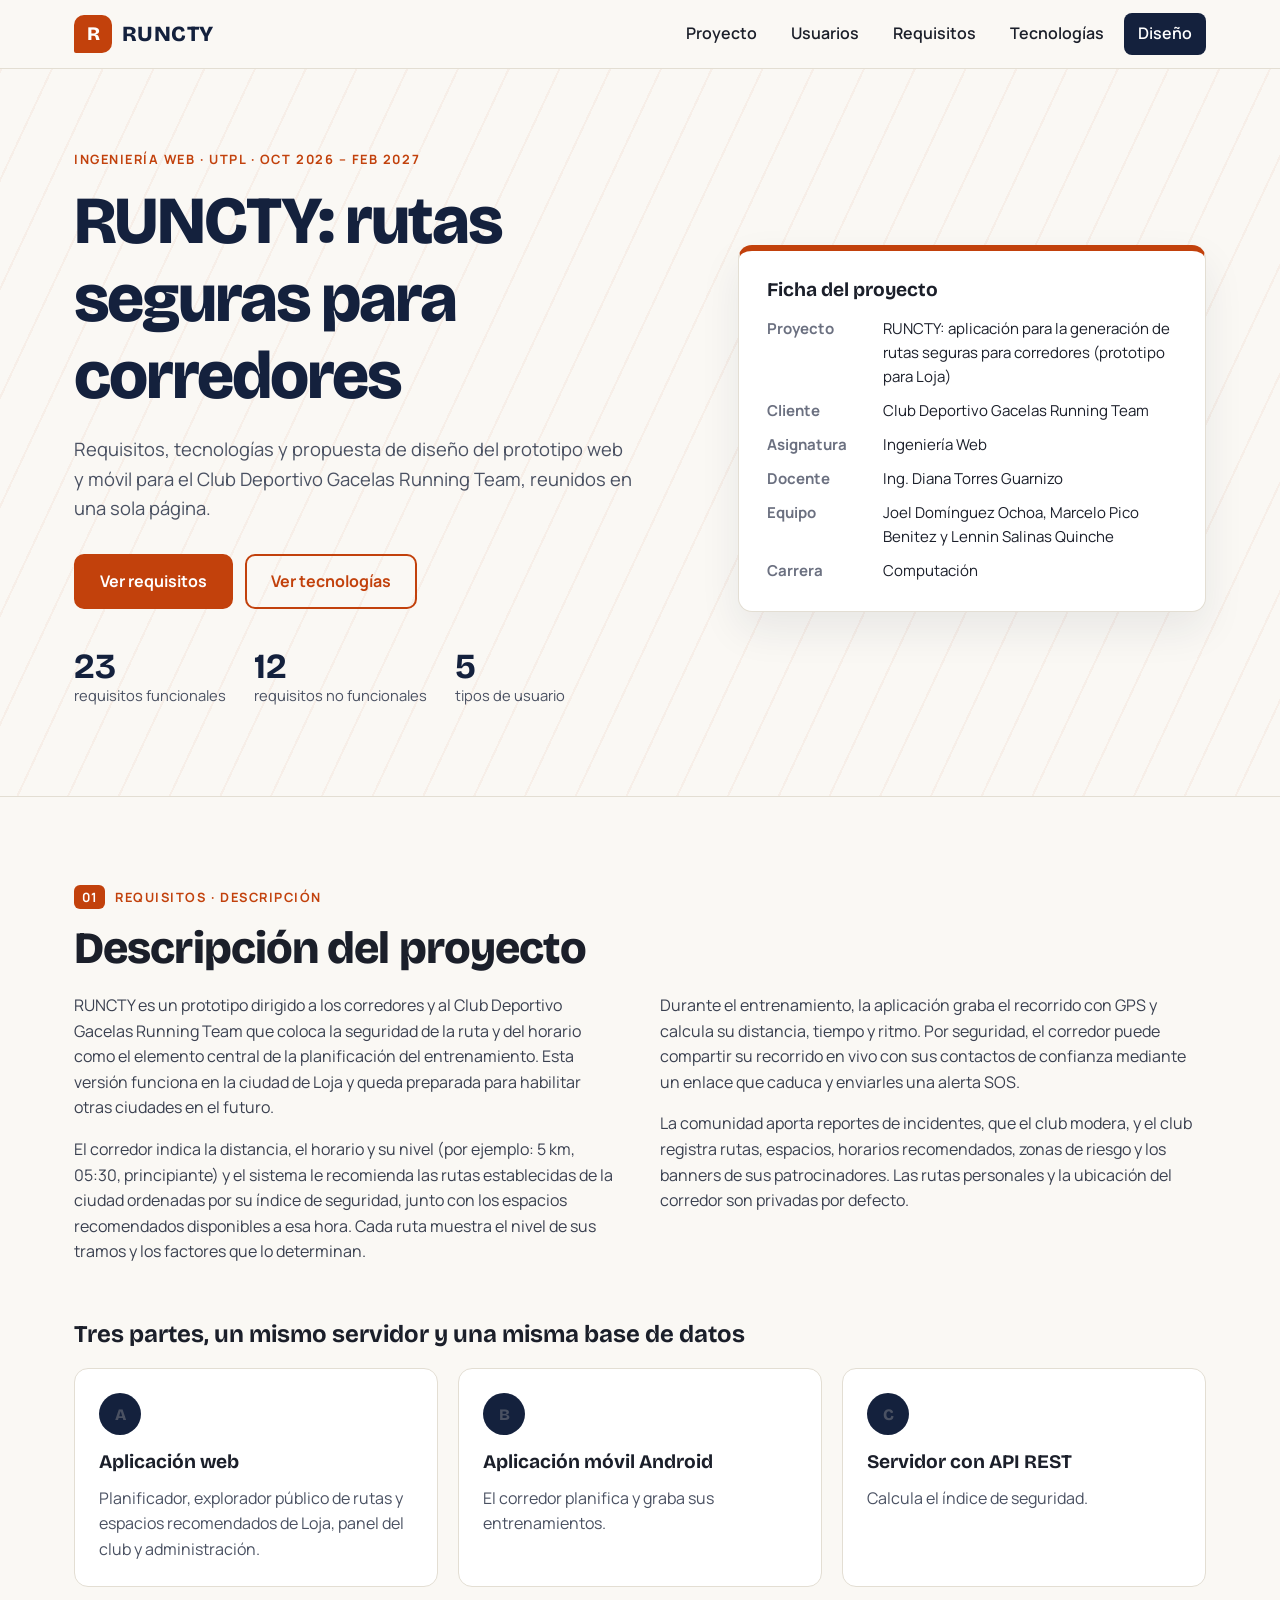
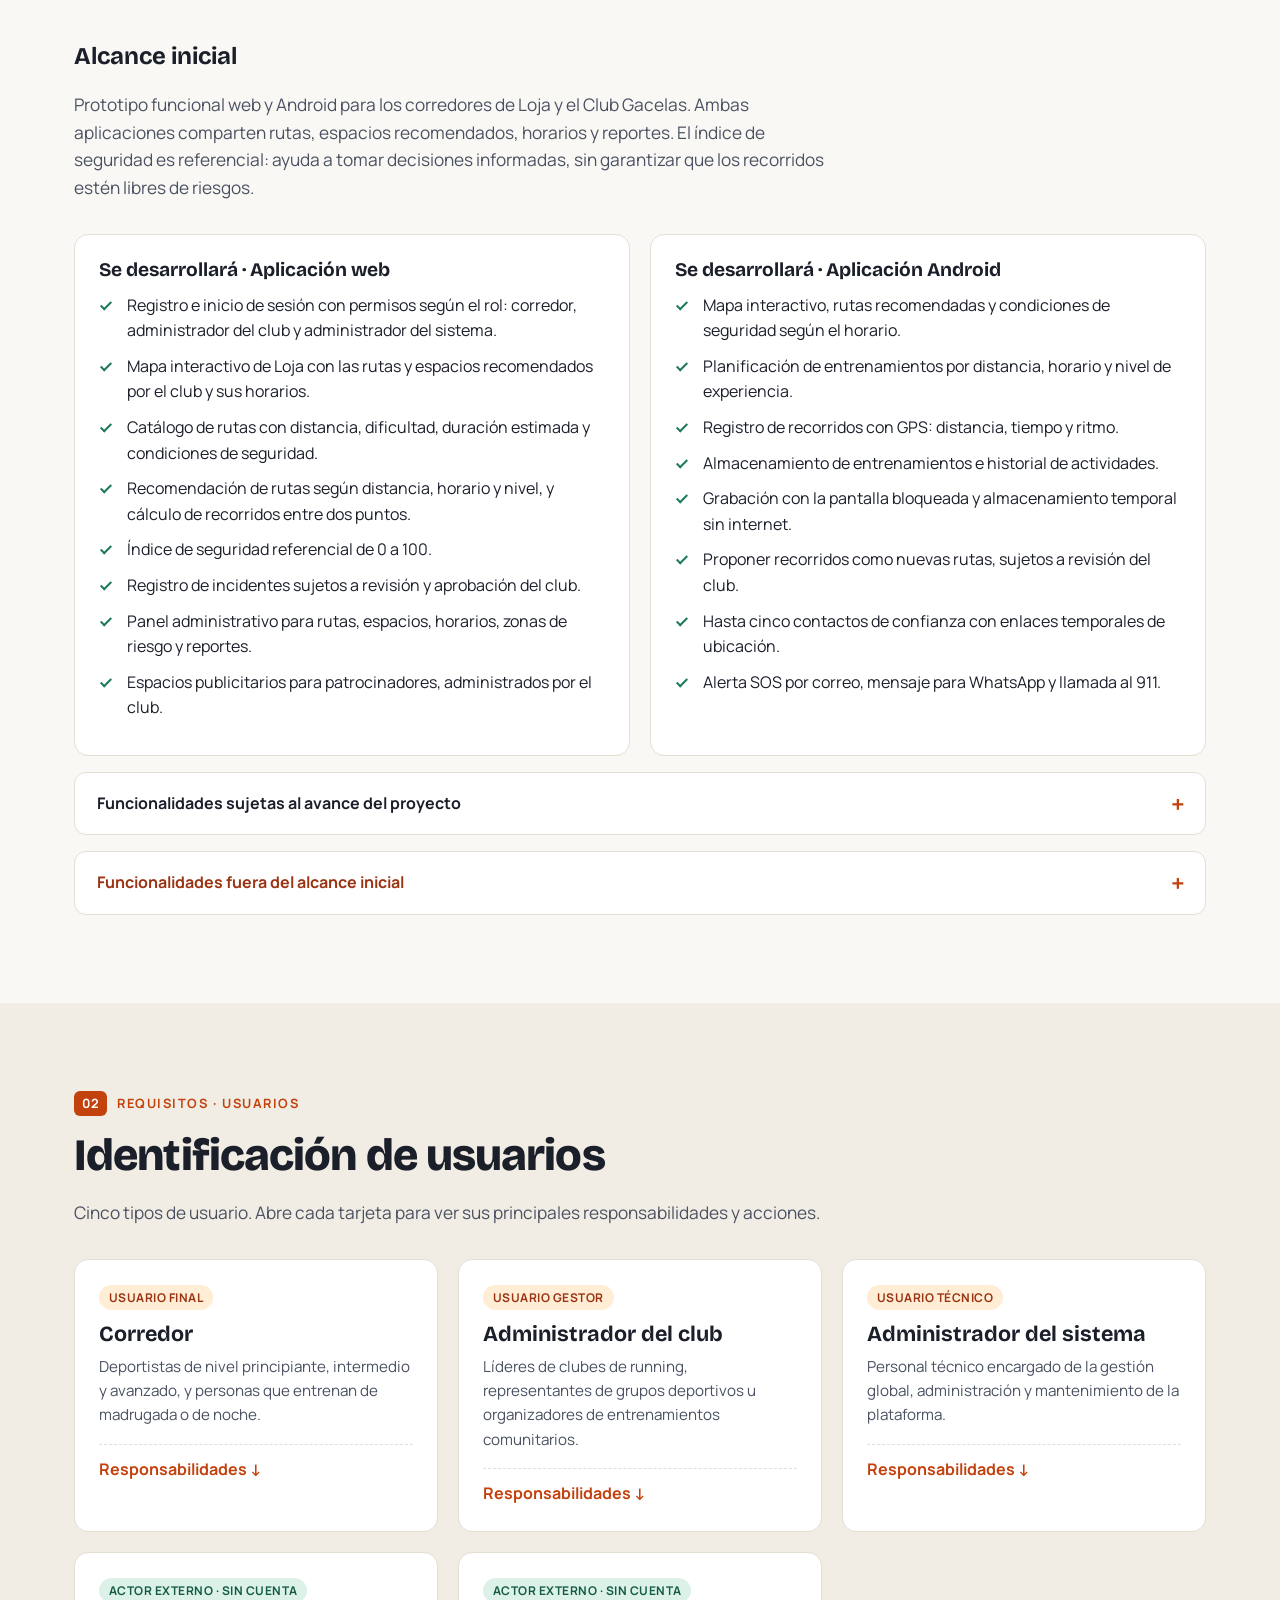
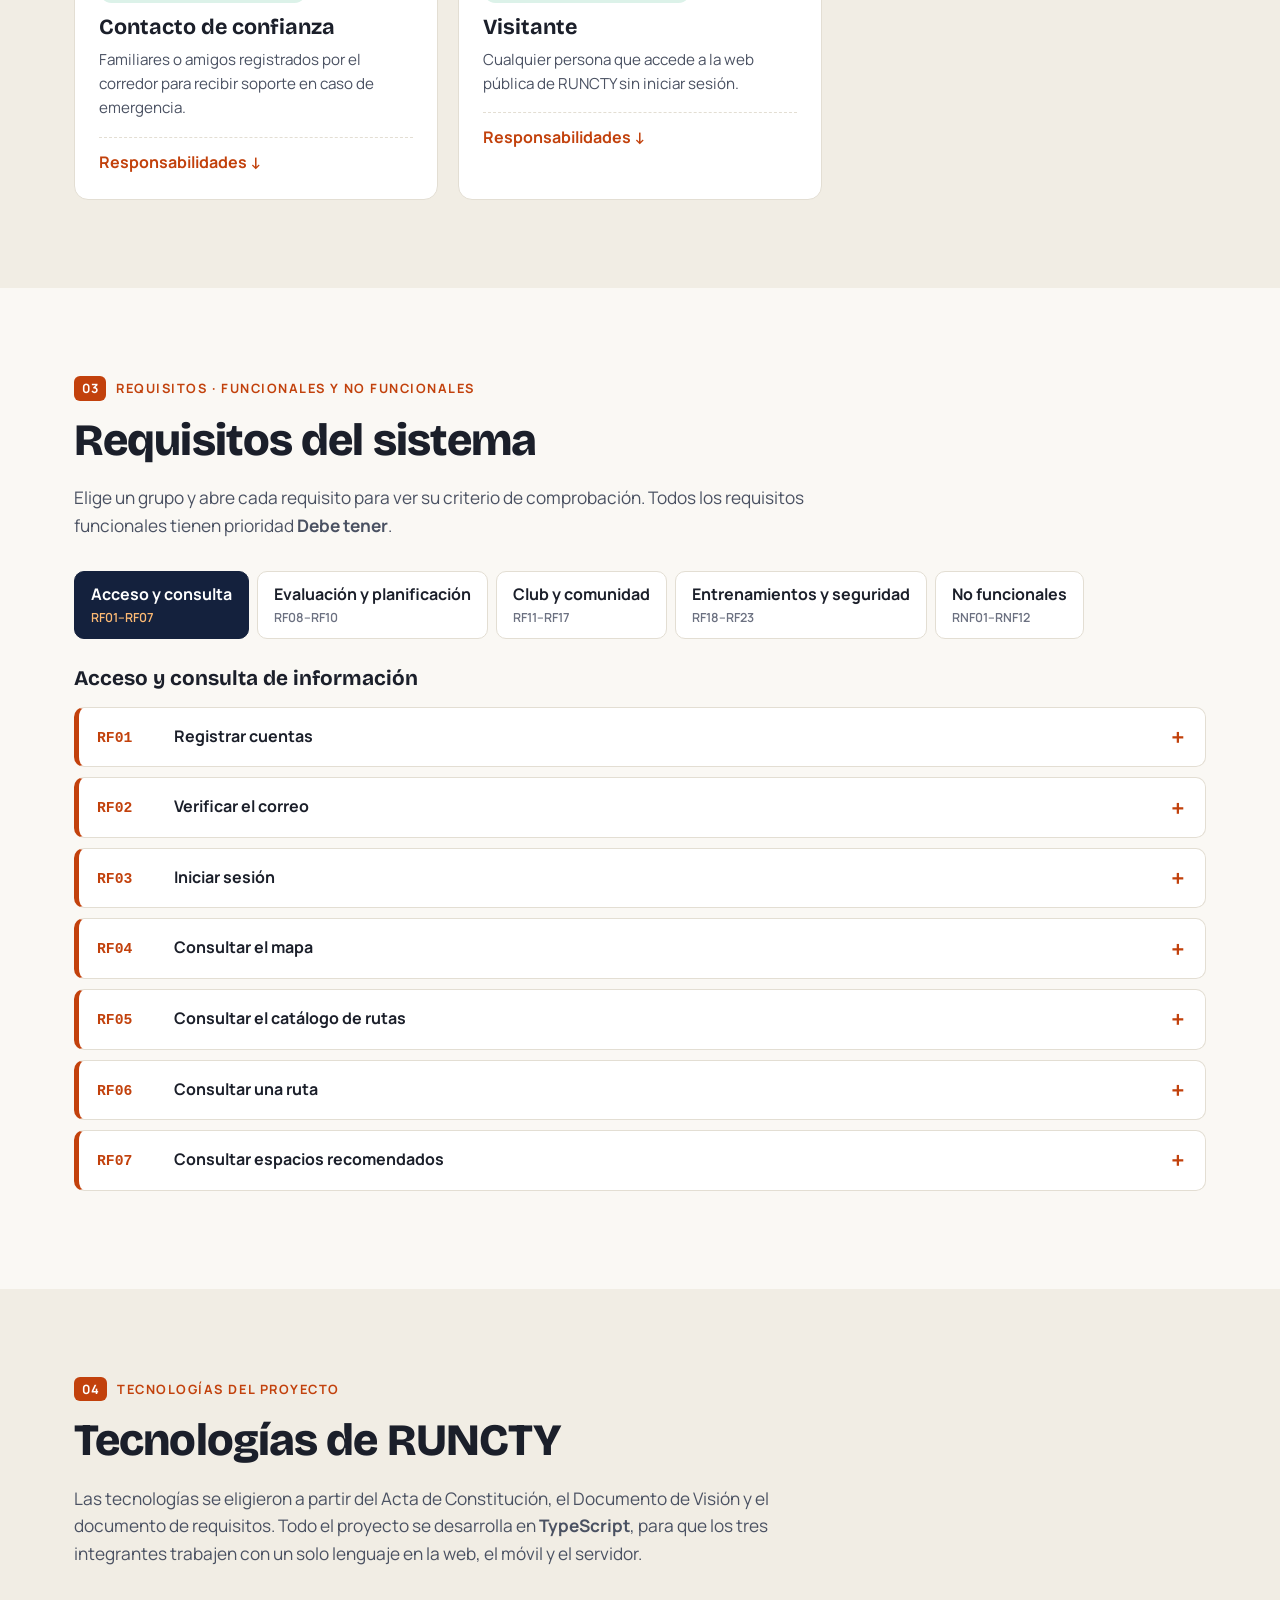
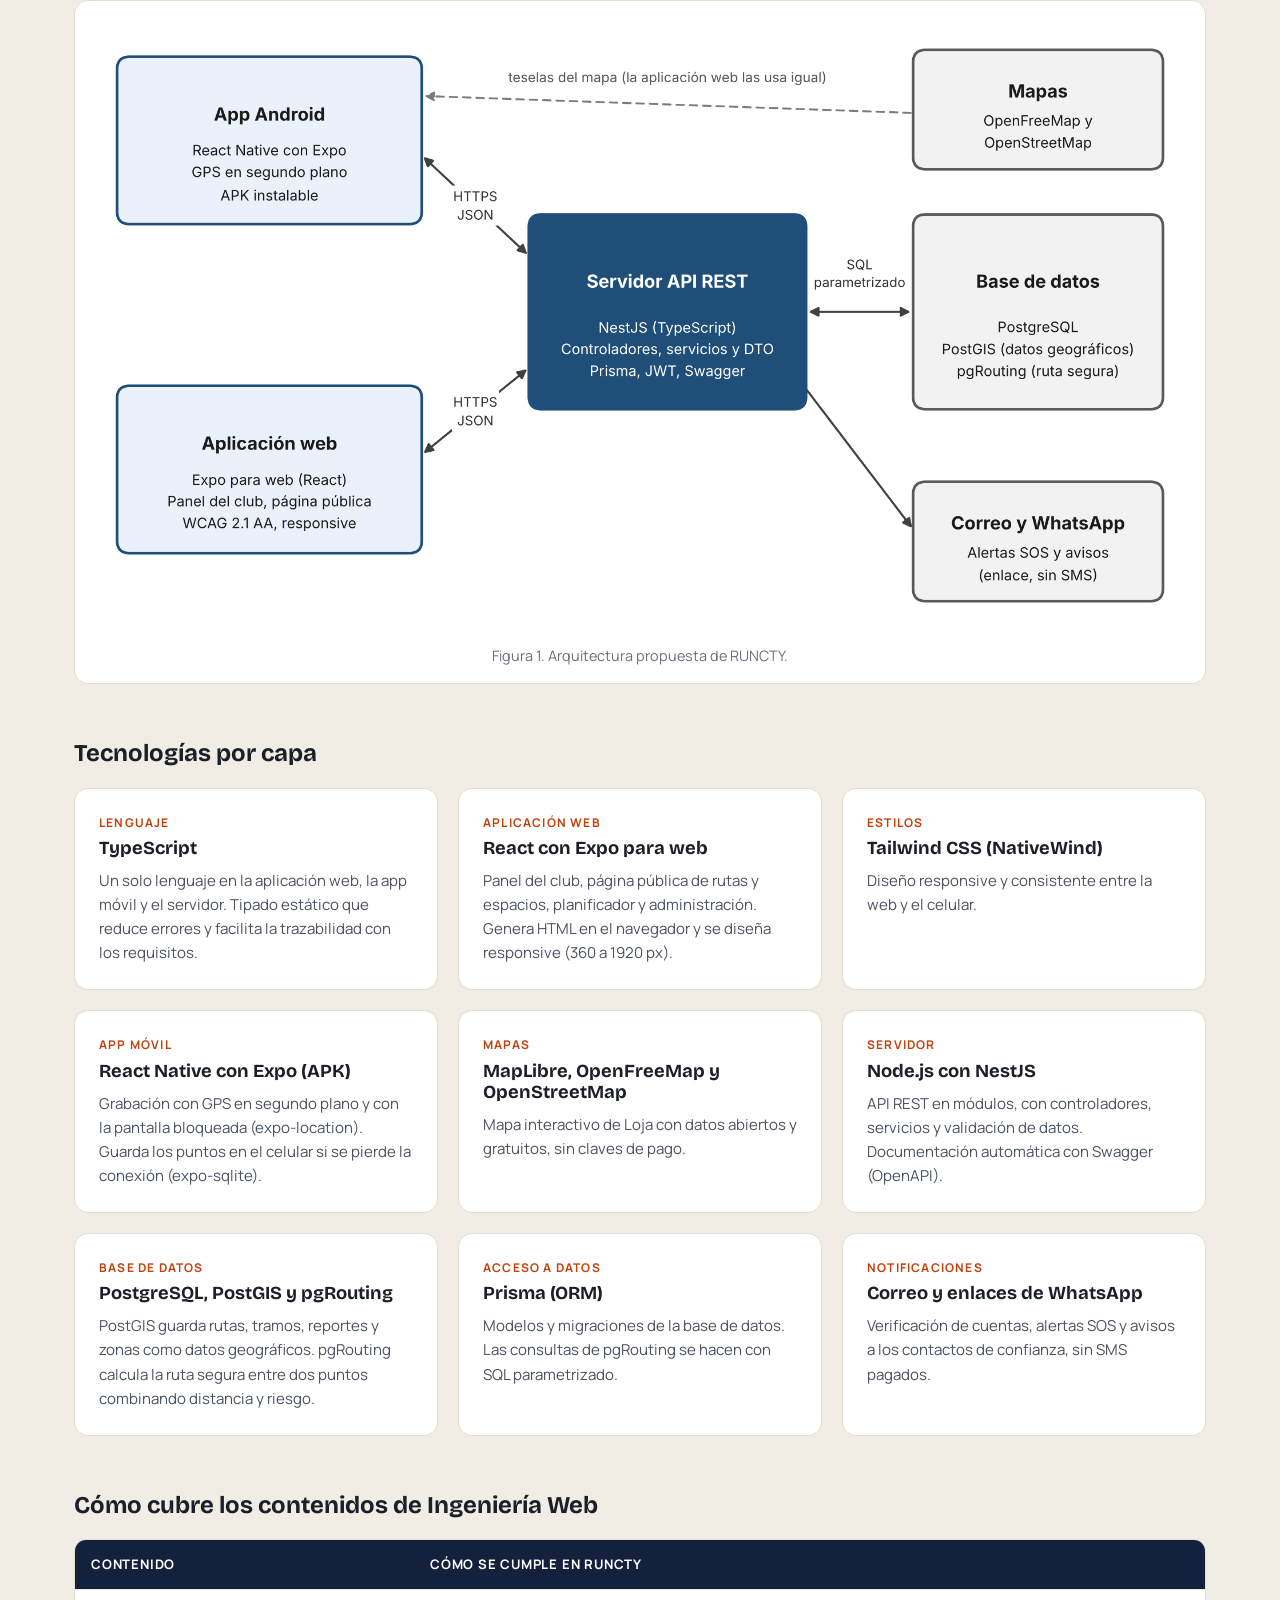
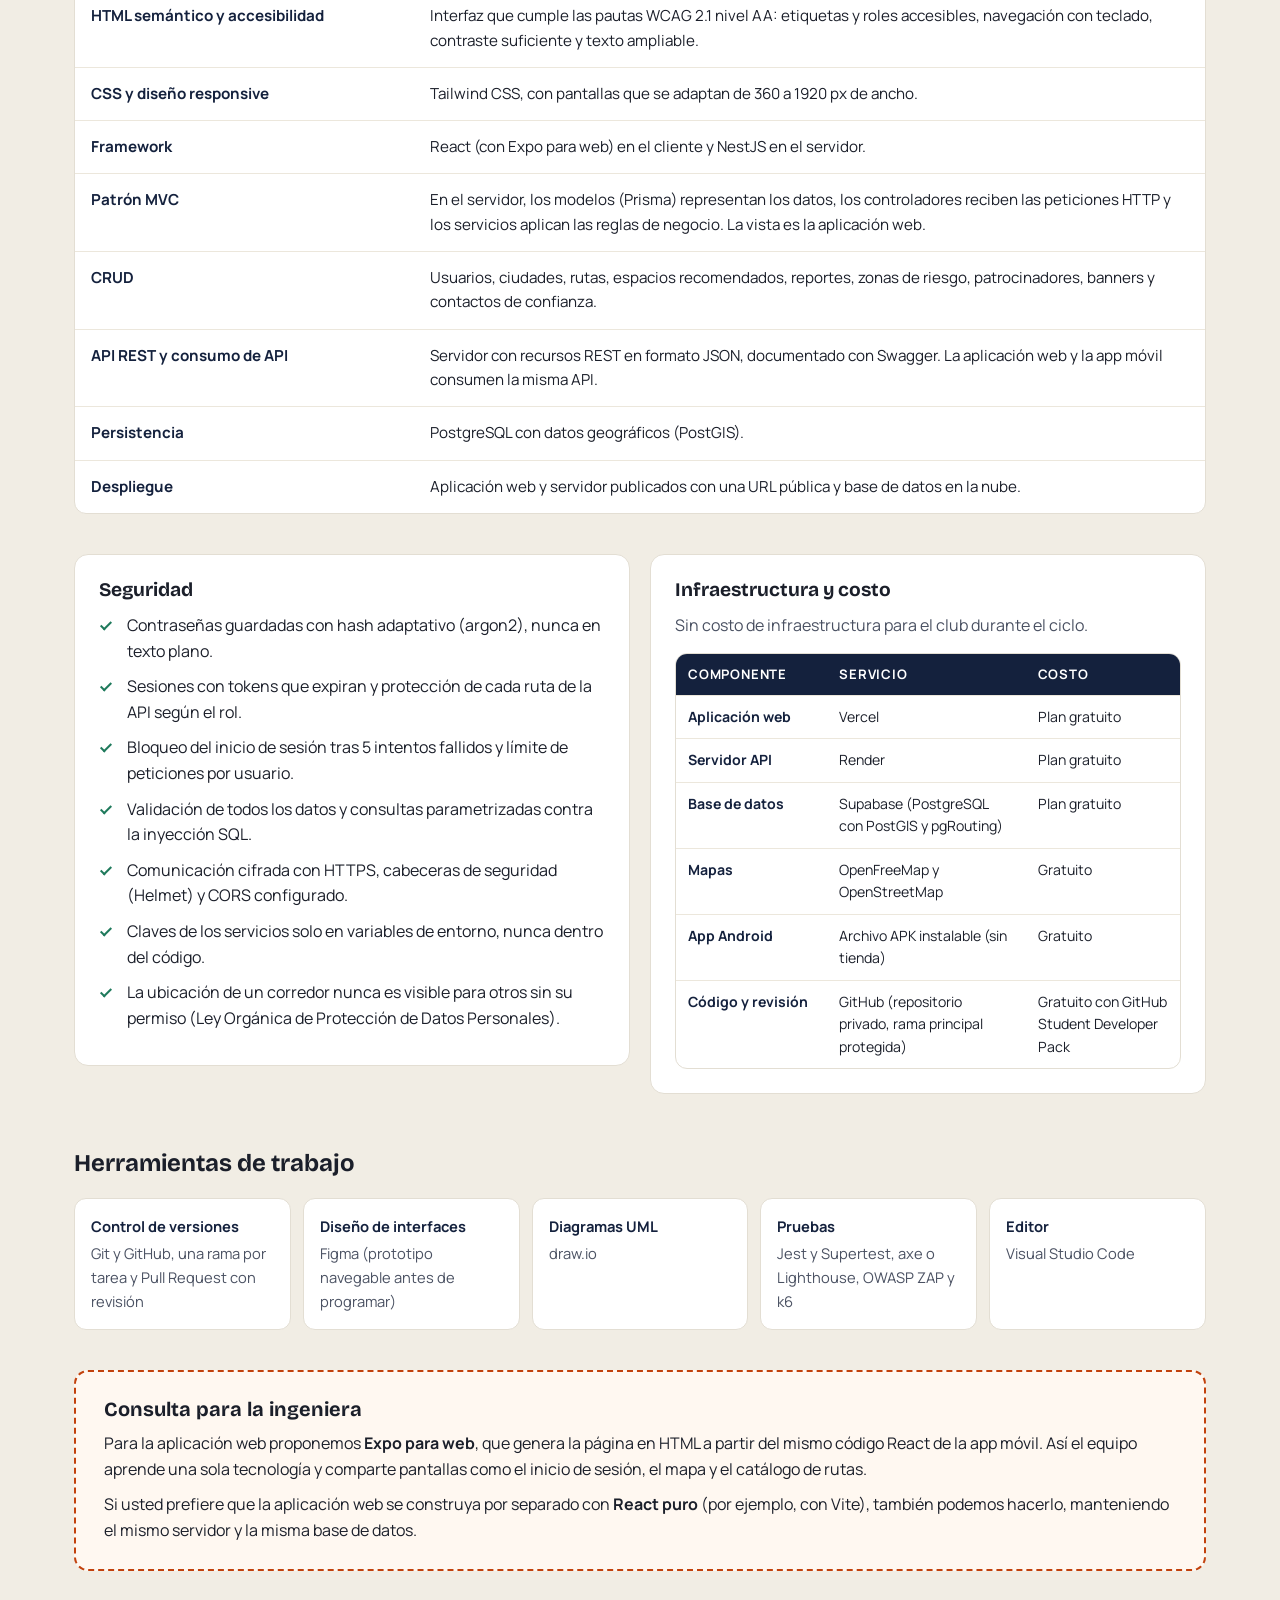
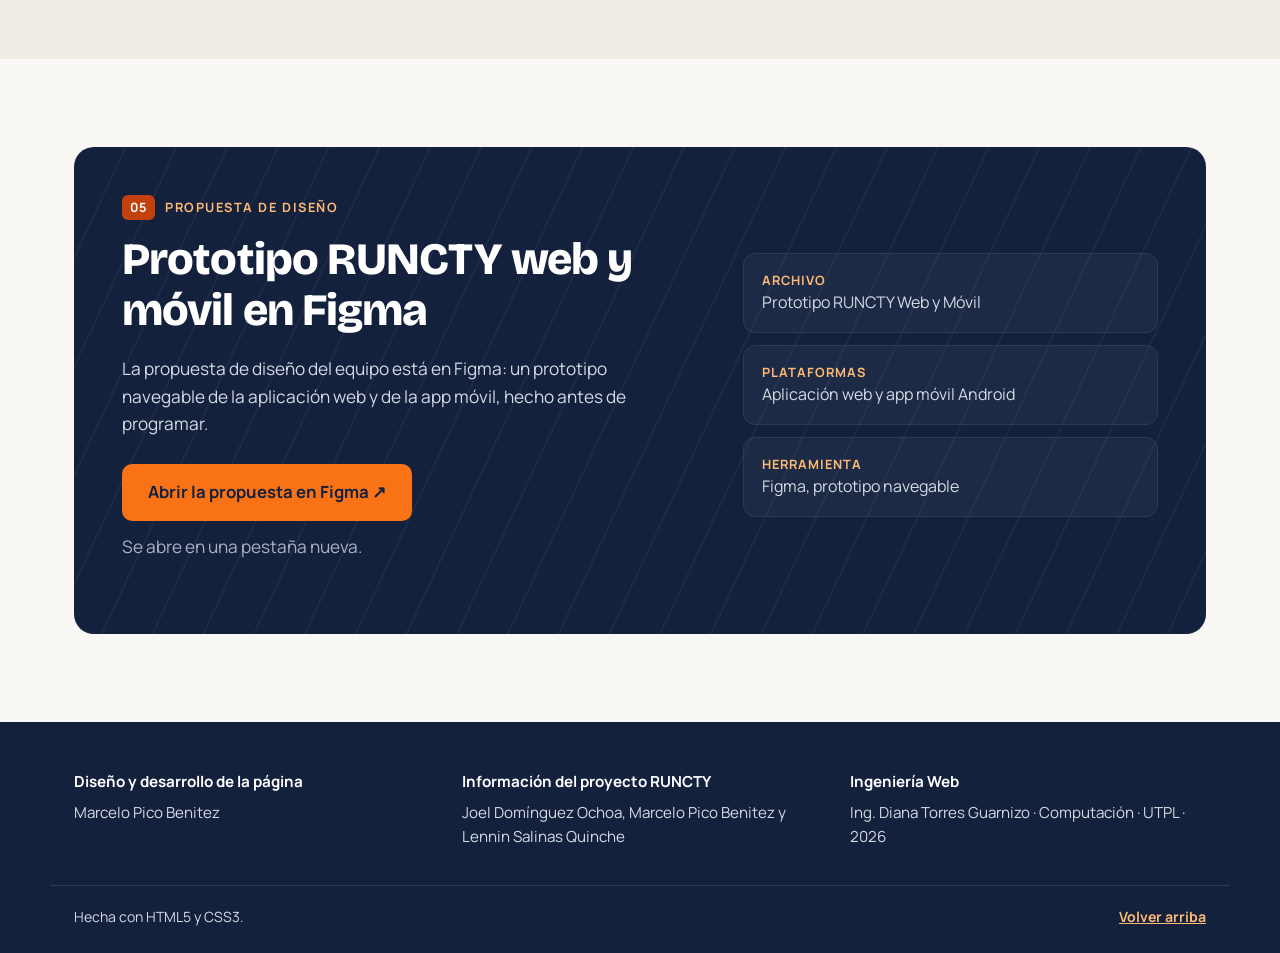
<file: index.html>
<!DOCTYPE html>
<html lang="es">
<head>
  <meta charset="utf-8">
  <meta name="viewport" content="width=device-width, initial-scale=1">
  <meta name="description" content="RUNCTY: requisitos, tecnologías y propuesta de diseño del proyecto de rutas seguras para corredores de Loja.">
  <meta name="author" content="Marcelo Pico Benitez">
  <title>RUNCTY · Requisitos, tecnologías y diseño</title>
  <link rel="preconnect" href="https://fonts.googleapis.com">
  <link rel="preconnect" href="https://fonts.gstatic.com" crossorigin>
  <link rel="stylesheet" href="https://fonts.googleapis.com/css2?family=Bricolage+Grotesque:wght@600;700;800&amp;family=Manrope:wght@400;500;600;700&amp;display=swap">
  <link rel="stylesheet" href="css/estilos.css">
  <link rel="stylesheet" href="css/componentes.css">
</head>
<body>
  <a class="saltar" href="#contenido">Saltar al contenido</a>

  <!-- ================= ENCABEZADO ================= -->
  <header class="cabecera">
    <div class="contenedor cabecera-fila">
      <a class="marca" href="#inicio">
        <span class="marca-icono" aria-hidden="true">R</span>
        <span class="marca-texto">RUNCTY</span>
      </a>

      <!-- Menú para celular: el checkbox abre y cierra la navegación -->
      <input type="checkbox" id="menu" class="oculto">
      <label for="menu" class="menu-boton">
        <span class="menu-lineas" aria-hidden="true"></span>
        <span class="solo-lector">Abrir o cerrar el menú</span>
      </label>

      <nav class="navegacion" aria-label="Secciones de la página">
        <ul>
          <li><a href="#proyecto">Proyecto</a></li>
          <li><a href="#usuarios">Usuarios</a></li>
          <li><a href="#requisitos">Requisitos</a></li>
          <li><a href="#tecnologias">Tecnologías</a></li>
          <li><a class="nav-destacado" href="#diseno">Diseño</a></li>
        </ul>
      </nav>
    </div>
  </header>

  <main id="contenido">

    <!-- ================= PORTADA ================= -->
    <section class="portada" id="inicio" aria-labelledby="titulo-portada">
      <div class="contenedor portada-rejilla">
        <div class="portada-texto">
          <p class="etiqueta">Ingeniería Web · UTPL · Oct 2026 – Feb 2027</p>
          <h1 id="titulo-portada">RUNCTY: rutas seguras para corredores</h1>
          <p class="portada-lead">Requisitos, tecnologías y propuesta de diseño del prototipo web y móvil para el Club Deportivo Gacelas Running Team, reunidos en una sola página.</p>
          <div class="acciones">
            <a class="boton boton-principal" href="#requisitos">Ver requisitos</a>
            <a class="boton boton-borde" href="#tecnologias">Ver tecnologías</a>
          </div>
          <ul class="cifras">
            <li><strong>23</strong> requisitos funcionales</li>
            <li><strong>12</strong> requisitos no funcionales</li>
            <li><strong>5</strong> tipos de usuario</li>
          </ul>
        </div>

        <aside class="ficha" aria-labelledby="titulo-ficha">
          <h2 id="titulo-ficha" class="ficha-titulo">Ficha del proyecto</h2>
          <dl>
            <dt>Proyecto</dt>
            <dd>RUNCTY: aplicación para la generación de rutas seguras para corredores (prototipo para Loja)</dd>
            <dt>Cliente</dt>
            <dd>Club Deportivo Gacelas Running Team</dd>
            <dt>Asignatura</dt>
            <dd>Ingeniería Web</dd>
            <dt>Docente</dt>
            <dd>Ing. Diana Torres Guarnizo</dd>
            <dt>Equipo</dt>
            <dd>Joel Domínguez Ochoa, Marcelo Pico Benitez y Lennin Salinas Quinche</dd>
            <dt>Carrera</dt>
            <dd>Computación</dd>
          </dl>
        </aside>
      </div>
    </section>

    <!-- ================= 01 PROYECTO ================= -->
    <section class="seccion" id="proyecto" aria-labelledby="titulo-proyecto">
      <div class="contenedor">
        <p class="etiqueta"><span class="numero">01</span> Requisitos · Descripción</p>
        <h2 id="titulo-proyecto">Descripción del proyecto</h2>
        <div class="texto-columnas">
          <p>RUNCTY es un prototipo dirigido a los corredores y al Club Deportivo Gacelas Running Team que coloca la seguridad de la ruta y del horario como el elemento central de la planificación del entrenamiento. Esta versión funciona en la ciudad de Loja y queda preparada para habilitar otras ciudades en el futuro.</p>
          <p>El corredor indica la distancia, el horario y su nivel (por ejemplo: 5 km, 05:30, principiante) y el sistema le recomienda las rutas establecidas de la ciudad ordenadas por su índice de seguridad, junto con los espacios recomendados disponibles a esa hora. Cada ruta muestra el nivel de sus tramos y los factores que lo determinan.</p>
          <p>Durante el entrenamiento, la aplicación graba el recorrido con GPS y calcula su distancia, tiempo y ritmo. Por seguridad, el corredor puede compartir su recorrido en vivo con sus contactos de confianza mediante un enlace que caduca y enviarles una alerta SOS.</p>
          <p>La comunidad aporta reportes de incidentes, que el club modera, y el club registra rutas, espacios, horarios recomendados, zonas de riesgo y los banners de sus patrocinadores. Las rutas personales y la ubicación del corredor son privadas por defecto.</p>
        </div>

        <h3 class="subtitulo">Tres partes, un mismo servidor y una misma base de datos</h3>
        <div class="rejilla rejilla-3">
          <article class="tarjeta">
            <p class="tarjeta-numero" aria-hidden="true">A</p>
            <h4>Aplicación web</h4>
            <p>Planificador, explorador público de rutas y espacios recomendados de Loja, panel del club y administración.</p>
          </article>
          <article class="tarjeta">
            <p class="tarjeta-numero" aria-hidden="true">B</p>
            <h4>Aplicación móvil Android</h4>
            <p>El corredor planifica y graba sus entrenamientos.</p>
          </article>
          <article class="tarjeta">
            <p class="tarjeta-numero" aria-hidden="true">C</p>
            <h4>Servidor con API REST</h4>
            <p>Calcula el índice de seguridad.</p>
          </article>
        </div>

        <h3 class="subtitulo">Alcance inicial</h3>
        <p class="intro">Prototipo funcional web y Android para los corredores de Loja y el Club Gacelas. Ambas aplicaciones comparten rutas, espacios recomendados, horarios y reportes. El índice de seguridad es referencial: ayuda a tomar decisiones informadas, sin garantizar que los recorridos estén libres de riesgos.</p>

        <div class="rejilla rejilla-2">
          <div class="bloque">
            <h4>Se desarrollará · Aplicación web</h4>
            <ul class="lista-check">
              <li>Registro e inicio de sesión con permisos según el rol: corredor, administrador del club y administrador del sistema.</li>
              <li>Mapa interactivo de Loja con las rutas y espacios recomendados por el club y sus horarios.</li>
              <li>Catálogo de rutas con distancia, dificultad, duración estimada y condiciones de seguridad.</li>
              <li>Recomendación de rutas según distancia, horario y nivel, y cálculo de recorridos entre dos puntos.</li>
              <li>Índice de seguridad referencial de 0 a 100.</li>
              <li>Registro de incidentes sujetos a revisión y aprobación del club.</li>
              <li>Panel administrativo para rutas, espacios, horarios, zonas de riesgo y reportes.</li>
              <li>Espacios publicitarios para patrocinadores, administrados por el club.</li>
            </ul>
          </div>
          <div class="bloque">
            <h4>Se desarrollará · Aplicación Android</h4>
            <ul class="lista-check">
              <li>Mapa interactivo, rutas recomendadas y condiciones de seguridad según el horario.</li>
              <li>Planificación de entrenamientos por distancia, horario y nivel de experiencia.</li>
              <li>Registro de recorridos con GPS: distancia, tiempo y ritmo.</li>
              <li>Almacenamiento de entrenamientos e historial de actividades.</li>
              <li>Grabación con la pantalla bloqueada y almacenamiento temporal sin internet.</li>
              <li>Proponer recorridos como nuevas rutas, sujetos a revisión del club.</li>
              <li>Hasta cinco contactos de confianza con enlaces temporales de ubicación.</li>
              <li>Alerta SOS por correo, mensaje para WhatsApp y llamada al 911.</li>
            </ul>
          </div>
        </div>

        <details class="desplegable">
          <summary>Funcionalidades sujetas al avance del proyecto</summary>
          <div class="desplegable-cuerpo">
            <ul class="lista-punto">
              <li>Valoraciones de rutas, estadísticas deportivas adicionales, puntos de apoyo cercanos, comparación de recorridos y entrenamientos grupales.</li>
              <li>Espacio informativo para que el club publique avisos de entrenamientos, carreras y maratones (por validar con el cliente).</li>
              <li>Solo se considerarán cuando las funcionalidades principales estén desarrolladas y no pongan en riesgo los objetivos.</li>
            </ul>
          </div>
        </details>

        <details class="desplegable desplegable-fuera">
          <summary>Funcionalidades fuera del alcance inicial</summary>
          <div class="desplegable-cuerpo">
            <ul class="lista-punto">
              <li>Aplicación nativa para iPhone (iOS).</li>
              <li>Publicación en Google Play o App Store.</li>
              <li>Rutas y espacios de ciudades distintas de Loja (el sistema queda preparado).</li>
              <li>Integración automática de las alertas SOS con ECU 911, Policía Nacional u otras instituciones.</li>
              <li>Envío de mensajes SMS pagados.</li>
              <li>Pagos o cobros dentro de la aplicación.</li>
              <li>Integración con relojes inteligentes, Strava o Garmin.</li>
              <li>Inteligencia artificial avanzada, rankings, retos o recompensas.</li>
              <li>Generación automática de rutas circulares o de ida y vuelta.</li>
            </ul>
          </div>
        </details>
      </div>
    </section>

    <!-- ================= 02 USUARIOS ================= -->
    <section class="seccion seccion-tono" id="usuarios" aria-labelledby="titulo-usuarios">
      <div class="contenedor">
        <p class="etiqueta"><span class="numero">02</span> Requisitos · Usuarios</p>
        <h2 id="titulo-usuarios">Identificación de usuarios</h2>
        <p class="intro">Cinco tipos de usuario. Abre cada tarjeta para ver sus principales responsabilidades y acciones.</p>

        <div class="rejilla rejilla-usuarios">
          <article class="usuario">
            <p class="chip chip-naranja">Usuario final</p>
            <h3>Corredor</h3>
            <p>Deportistas de nivel principiante, intermedio y avanzado, y personas que entrenan de madrugada o de noche.</p>
            <details class="usuario-detalle">
              <summary>Responsabilidades</summary>
              <ul class="lista-punto">
                <li>Registrar entrenamientos con distancia, tiempo, ritmo y velocidad.</li>
                <li>Consultar y seleccionar rutas seguras por ciudad, distancia y horario.</li>
                <li>Consultar el mapa y los puntos de apoyo (policía, farmacias, gasolineras).</li>
                <li>Calificar rutas y enviar reportes de incidentes.</li>
                <li>Compartir su ubicación en tiempo real y emitir alertas SOS.</li>
              </ul>
            </details>
          </article>
          <article class="usuario">
            <p class="chip chip-naranja">Usuario gestor</p>
            <h3>Administrador del club</h3>
            <p>Líderes de clubes de running, representantes de grupos deportivos u organizadores de entrenamientos comunitarios.</p>
            <details class="usuario-detalle">
              <summary>Responsabilidades</summary>
              <ul class="lista-punto">
                <li>Crear, sugerir y publicar rutas recomendadas oficialmente por el club.</li>
                <li>Organizar salidas y entrenamientos grupales.</li>
                <li>Moderar reportes, comentarios y sugerencias para evitar información falsa.</li>
              </ul>
            </details>
          </article>
          <article class="usuario">
            <p class="chip chip-naranja">Usuario técnico</p>
            <h3>Administrador del sistema</h3>
            <p>Personal técnico encargado de la gestión global, administración y mantenimiento de la plataforma.</p>
            <details class="usuario-detalle">
              <summary>Responsabilidades</summary>
              <ul class="lista-punto">
                <li>Gestionar cuentas de usuario y controlar el acceso.</li>
                <li>Asignar, modificar o retirar roles a los usuarios.</li>
                <li>Configurar parámetros globales, ciudades y variables del índice de seguridad.</li>
              </ul>
            </details>
          </article>
          <article class="usuario">
            <p class="chip chip-verde">Actor externo · sin cuenta</p>
            <h3>Contacto de confianza</h3>
            <p>Familiares o amigos registrados por el corredor para recibir soporte en caso de emergencia.</p>
            <details class="usuario-detalle">
              <summary>Responsabilidades</summary>
              <ul class="lista-punto">
                <li>Recibir el enlace temporal por correo o WhatsApp para ver el recorrido en tiempo real.</li>
                <li>Recibir la alerta SOS con la última ubicación del corredor.</li>
              </ul>
            </details>
          </article>
          <article class="usuario">
            <p class="chip chip-verde">Actor externo · sin cuenta</p>
            <h3>Visitante</h3>
            <p>Cualquier persona que accede a la web pública de RUNCTY sin iniciar sesión.</p>
            <details class="usuario-detalle">
              <summary>Responsabilidades</summary>
              <ul class="lista-punto">
                <li>Consultar el catálogo público de rutas oficiales y los espacios recomendados de Loja.</li>
              </ul>
            </details>
          </article>
        </div>
      </div>
    </section>

    <!-- ================= 03 REQUISITOS ================= -->
    <section class="seccion" id="requisitos" aria-labelledby="titulo-requisitos">
      <div class="contenedor">
        <p class="etiqueta"><span class="numero">03</span> Requisitos · Funcionales y no funcionales</p>
        <h2 id="titulo-requisitos">Requisitos del sistema</h2>
        <p class="intro">Elige un grupo y abre cada requisito para ver su criterio de comprobación. Todos los requisitos funcionales tienen prioridad <strong>Debe tener</strong>.</p>

        <!-- Pestañas: radio buttons ocultos + etiquetas (label) + selector ~ en CSS -->
        <div class="pestanas">
          <input type="radio" name="grupo" id="grupo-1" class="oculto" checked>
          <input type="radio" name="grupo" id="grupo-2" class="oculto">
          <input type="radio" name="grupo" id="grupo-3" class="oculto">
          <input type="radio" name="grupo" id="grupo-4" class="oculto">
          <input type="radio" name="grupo" id="grupo-5" class="oculto">

          <div class="pestanas-botones">
            <label for="grupo-1">Acceso y consulta <span>RF01–RF07</span></label>
            <label for="grupo-2">Evaluación y planificación <span>RF08–RF10</span></label>
            <label for="grupo-3">Club y comunidad <span>RF11–RF17</span></label>
            <label for="grupo-4">Entrenamientos y seguridad <span>RF18–RF23</span></label>
            <label for="grupo-5">No funcionales <span>RNF01–RNF12</span></label>
          </div>

          <!-- Grupo 1 -->
          <div class="panel panel-1">
            <h3 class="panel-titulo">Acceso y consulta de información</h3>
            <details class="requisito">
              <summary><span class="codigo">RF01</span> Registrar cuentas</summary>
              <div class="requisito-cuerpo">
                <p>El sistema deberá crear una cuenta con rol de corredor cuando un visitante envíe datos de registro válidos.</p>
                <p class="criterio"><strong>Criterio de comprobación:</strong> con datos válidos y edad mínima de 15 años, se crea una cuenta pendiente de verificar. Un correo duplicado se rechaza.</p>
                <p class="prioridad">Prioridad: Debe tener</p>
              </div>
            </details>
            <details class="requisito">
              <summary><span class="codigo">RF02</span> Verificar el correo</summary>
              <div class="requisito-cuerpo">
                <p>El sistema deberá activar la cuenta del corredor cuando este utilice un enlace de verificación vigente enviado a su correo.</p>
                <p class="criterio"><strong>Criterio de comprobación:</strong> un enlace válido activa la cuenta; uno vencido o usado no permite activarla.</p>
                <p class="prioridad">Prioridad: Debe tener</p>
              </div>
            </details>
            <details class="requisito">
              <summary><span class="codigo">RF03</span> Iniciar sesión</summary>
              <div class="requisito-cuerpo">
                <p>El sistema deberá autenticar a un usuario registrado mediante su correo y contraseña, y habilitar las funciones de su rol.</p>
                <p class="criterio"><strong>Criterio de comprobación:</strong> un usuario activo con credenciales correctas accede a su rol; las credenciales incorrectas se rechazan.</p>
                <p class="prioridad">Prioridad: Debe tener</p>
              </div>
            </details>
            <details class="requisito">
              <summary><span class="codigo">RF04</span> Consultar el mapa</summary>
              <div class="requisito-cuerpo">
                <p>La aplicación web deberá mostrar un mapa interactivo de Loja con las rutas y los espacios disponibles para los corredores.</p>
                <p class="criterio"><strong>Criterio de comprobación:</strong> el visitante puede desplazar y ampliar el mapa, y seleccionar una ruta o un espacio publicado.</p>
                <p class="prioridad">Prioridad: Debe tener</p>
              </div>
            </details>
            <details class="requisito">
              <summary><span class="codigo">RF05</span> Consultar el catálogo de rutas</summary>
              <div class="requisito-cuerpo">
                <p>La aplicación web deberá mostrar el catálogo público de rutas disponibles en Loja con su distancia y dificultad.</p>
                <p class="criterio"><strong>Criterio de comprobación:</strong> una persona sin cuenta puede consultar las rutas publicadas y distinguir su nombre, distancia y dificultad.</p>
                <p class="prioridad">Prioridad: Debe tener</p>
              </div>
            </details>
            <details class="requisito">
              <summary><span class="codigo">RF06</span> Consultar una ruta</summary>
              <div class="requisito-cuerpo">
                <p>El sistema deberá mostrar la ficha de una ruta seleccionada con su trazado, horario recomendado e índice referencial para la hora consultada.</p>
                <p class="criterio"><strong>Criterio de comprobación:</strong> al seleccionar una ruta y una hora, se muestran el recorrido y los datos correspondientes a esa consulta.</p>
                <p class="prioridad">Prioridad: Debe tener</p>
              </div>
            </details>
            <details class="requisito">
              <summary><span class="codigo">RF07</span> Consultar espacios recomendados</summary>
              <div class="requisito-cuerpo">
                <p>La aplicación web deberá mostrar los espacios recomendados por el Club Gacelas con su ubicación y horarios de uso sugeridos.</p>
                <p class="criterio"><strong>Criterio de comprobación:</strong> se pueden consultar al menos cinco espacios validados por el club, con sus horarios registrados.</p>
                <p class="prioridad">Prioridad: Debe tener</p>
              </div>
            </details>
          </div>

          <!-- Grupo 2 -->
          <div class="panel panel-2">
            <h3 class="panel-titulo">Evaluación y planificación de rutas</h3>
            <details class="requisito">
              <summary><span class="codigo">RF08</span> Calcular el índice de seguridad</summary>
              <div class="requisito-cuerpo">
                <p>El sistema deberá calcular un índice referencial de 0 a 100 para cada tramo de ruta en función del horario y de los datos disponibles del entorno.</p>
                <p class="criterio"><strong>Criterio de comprobación:</strong> al consultar el mismo tramo en horarios distintos, el cálculo utiliza los parámetros correspondientes y muestra el resultado dentro de 0 a 100.</p>
                <p class="prioridad">Prioridad: Debe tener</p>
              </div>
            </details>
            <details class="requisito">
              <summary><span class="codigo">RF09</span> Recomendar rutas</summary>
              <div class="requisito-cuerpo">
                <p>El sistema deberá recomendar rutas del catálogo de Loja según la distancia, el horario y el nivel de experiencia que indique el corredor.</p>
                <p class="criterio"><strong>Criterio de comprobación:</strong> con una consulta válida, se muestran hasta cinco opciones ordenadas por su índice referencial; si no existen coincidencias, se informa al usuario.</p>
                <p class="prioridad">Prioridad: Debe tener</p>
              </div>
            </details>
            <details class="requisito">
              <summary><span class="codigo">RF10</span> Planificar un trayecto</summary>
              <div class="requisito-cuerpo">
                <p>El sistema deberá calcular un recorrido entre un punto de partida y un destino dentro de Loja, priorizando los tramos mejor evaluados según la regla de cálculo aprobada.</p>
                <p class="criterio"><strong>Criterio de comprobación:</strong> con dos puntos válidos se obtiene un trazado y su distancia; el resultado no se presenta como garantía de seguridad.</p>
                <p class="prioridad">Prioridad: Debe tener</p>
              </div>
            </details>
          </div>

          <!-- Grupo 3 -->
          <div class="panel panel-3">
            <h3 class="panel-titulo">Gestión de información del club y de la comunidad</h3>
            <details class="requisito">
              <summary><span class="codigo">RF11</span> Publicar rutas oficiales</summary>
              <div class="requisito-cuerpo">
                <p>La aplicación web deberá permitir que el administrador del club publique una ruta oficial de Loja con su trazado y horario recomendado.</p>
                <p class="criterio"><strong>Criterio de comprobación:</strong> una ruta validada y publicada por el administrador aparece identificada como oficial en el catálogo público.</p>
                <p class="prioridad">Prioridad: Debe tener</p>
              </div>
            </details>
            <details class="requisito">
              <summary><span class="codigo">RF12</span> Registrar espacios del club</summary>
              <div class="requisito-cuerpo">
                <p>La aplicación web deberá permitir que el administrador del club registre un espacio recomendado para correr con su ubicación y horario sugerido.</p>
                <p class="criterio"><strong>Criterio de comprobación:</strong> tras guardar datos válidos, el espacio aparece en la consulta pública con el horario correspondiente.</p>
                <p class="prioridad">Prioridad: Debe tener</p>
              </div>
            </details>
            <details class="requisito">
              <summary><span class="codigo">RF13</span> Registrar incidentes</summary>
              <div class="requisito-cuerpo">
                <p>El sistema deberá guardar como pendiente de revisión un reporte de incidente que envíe un corredor autenticado.</p>
                <p class="criterio"><strong>Criterio de comprobación:</strong> un reporte con tipo, ubicación y fecha queda registrado como pendiente y no se publica inmediatamente.</p>
                <p class="prioridad">Prioridad: Debe tener</p>
              </div>
            </details>
            <details class="requisito">
              <summary><span class="codigo">RF14</span> Moderar reportes</summary>
              <div class="requisito-cuerpo">
                <p>La aplicación web deberá permitir que el administrador del club resuelva la revisión de un reporte mediante su aprobación o rechazo.</p>
                <p class="criterio"><strong>Criterio de comprobación:</strong> un reporte aprobado aparece en el mapa; uno rechazado no aparece y conserva el motivo de la decisión.</p>
                <p class="prioridad">Prioridad: Debe tener</p>
              </div>
            </details>
            <details class="requisito">
              <summary><span class="codigo">RF15</span> Retirar reportes vencidos</summary>
              <div class="requisito-cuerpo">
                <p>El sistema deberá retirar de la información vigente los reportes de incidentes al cumplirse 30 días desde su creación.</p>
                <p class="criterio"><strong>Criterio de comprobación:</strong> un reporte que supera el plazo deja de mostrarse como vigente y no influye en el índice actualizado.</p>
                <p class="prioridad">Prioridad: Debe tener</p>
              </div>
            </details>
            <details class="requisito">
              <summary><span class="codigo">RF16</span> Registrar zonas de riesgo</summary>
              <div class="requisito-cuerpo">
                <p>La aplicación web deberá permitir que el administrador del club registre una zona de riesgo en Loja con su ubicación y fuente de información.</p>
                <p class="criterio"><strong>Criterio de comprobación:</strong> la zona queda vinculada a la fuente registrada y se utiliza como dato de entrada para el índice cuando está vigente.</p>
                <p class="prioridad">Prioridad: Debe tener</p>
              </div>
            </details>
            <details class="requisito">
              <summary><span class="codigo">RF17</span> Publicar publicidad</summary>
              <div class="requisito-cuerpo">
                <p>La aplicación web deberá permitir que el administrador del club publique un banner de un patrocinador con fechas de vigencia.</p>
                <p class="criterio"><strong>Criterio de comprobación:</strong> el banner se muestra identificado como «Publicidad» solo durante su vigencia y nunca en la pantalla de grabación.</p>
                <p class="prioridad">Prioridad: Debe tener</p>
              </div>
            </details>
          </div>

          <!-- Grupo 4 -->
          <div class="panel panel-4">
            <h3 class="panel-titulo">Entrenamientos y seguridad del corredor</h3>
            <details class="requisito">
              <summary><span class="codigo">RF18</span> Grabar entrenamientos</summary>
              <div class="requisito-cuerpo">
                <p>La aplicación Android deberá registrar el recorrido del corredor mediante GPS mientras un entrenamiento esté activo.</p>
                <p class="criterio"><strong>Criterio de comprobación:</strong> una prueba en Android registra puntos del recorrido y permite calcular distancia, tiempo y ritmo.</p>
                <p class="prioridad">Prioridad: Debe tener</p>
              </div>
            </details>
            <details class="requisito">
              <summary><span class="codigo">RF19</span> Consultar entrenamientos</summary>
              <div class="requisito-cuerpo">
                <p>El sistema deberá mostrar al corredor autenticado el historial de entrenamientos que haya guardado.</p>
                <p class="criterio"><strong>Criterio de comprobación:</strong> el corredor puede abrir un entrenamiento propio y consultar su fecha, distancia, duración y recorrido; no ve registros ajenos.</p>
                <p class="prioridad">Prioridad: Debe tener</p>
              </div>
            </details>
            <details class="requisito">
              <summary><span class="codigo">RF20</span> Registrar contactos de confianza</summary>
              <div class="requisito-cuerpo">
                <p>El sistema deberá permitir que el corredor registre contactos de confianza para recibir avisos relacionados con su recorrido.</p>
                <p class="criterio"><strong>Criterio de comprobación:</strong> se pueden guardar hasta cinco contactos por corredor y no se acepta un sexto contacto.</p>
                <p class="prioridad">Prioridad: Debe tener</p>
              </div>
            </details>
            <details class="requisito">
              <summary><span class="codigo">RF21</span> Compartir ubicación en vivo</summary>
              <div class="requisito-cuerpo">
                <p>La aplicación Android deberá generar un enlace temporal para que un contacto autorizado consulte la última ubicación recibida durante un entrenamiento.</p>
                <p class="criterio"><strong>Criterio de comprobación:</strong> un contacto abre el enlace sin instalar la aplicación; el acceso deja de estar disponible al terminar el entrenamiento o al cumplirse cuatro horas.</p>
                <p class="prioridad">Prioridad: Debe tener</p>
              </div>
            </details>
            <details class="requisito">
              <summary><span class="codigo">RF22</span> Enviar alerta SOS</summary>
              <div class="requisito-cuerpo">
                <p>La aplicación Android deberá enviar por correo una alerta SOS con la última ubicación disponible a los contactos de confianza cuando el corredor confirme su activación.</p>
                <p class="criterio"><strong>Criterio de comprobación:</strong> tras mantener presionado SOS tres segundos, se ofrece una cancelación de cinco segundos; si no se cancela y hay conexión, se realiza el envío y se informa su resultado.</p>
                <p class="prioridad">Prioridad: Debe tener</p>
              </div>
            </details>
            <details class="requisito">
              <summary><span class="codigo">RF23</span> Iniciar llamada de emergencia</summary>
              <div class="requisito-cuerpo">
                <p>La aplicación Android deberá ofrecer desde la pantalla de SOS una opción para abrir el marcador telefónico con el número 911.</p>
                <p class="criterio"><strong>Criterio de comprobación:</strong> al tocar «Llamar al 911» se abre el marcador del teléfono; no se afirma que exista conexión automática con ECU 911.</p>
                <p class="prioridad">Prioridad: Debe tener</p>
              </div>
            </details>
          </div>

          <!-- Grupo 5 -->
          <div class="panel panel-5">
            <h3 class="panel-titulo">Requisitos no funcionales</h3>
            <p class="panel-nota">Establecen condiciones medibles sobre seguridad, privacidad, accesibilidad, rendimiento, compatibilidad, disponibilidad y fiabilidad. No son nuevas funciones de usuario.</p>
            <details class="requisito requisito-rnf">
              <summary><span class="codigo">RNF01</span> Seguridad de contraseñas</summary>
              <div class="requisito-cuerpo">
                <p>El sistema deberá almacenar las contraseñas con una función de hash adaptativa y una sal única por cuenta.</p>
                <p class="criterio"><strong>Criterio de comprobación:</strong> una inspección de la base de datos confirma que no hay contraseñas en texto plano.</p>
              </div>
            </details>
            <details class="requisito requisito-rnf">
              <summary><span class="codigo">RNF02</span> Comunicaciones seguras</summary>
              <div class="requisito-cuerpo">
                <p>El sistema deberá proteger las comunicaciones entre la web, la aplicación Android y el servidor mediante TLS 1.2 o superior.</p>
                <p class="criterio"><strong>Criterio de comprobación:</strong> las conexiones HTTP se redirigen a HTTPS y la negociación TLS no acepta versiones inferiores a 1.2.</p>
              </div>
            </details>
            <details class="requisito requisito-rnf">
              <summary><span class="codigo">RNF03</span> Control de acceso</summary>
              <div class="requisito-cuerpo">
                <p>El servidor deberá rechazar las operaciones de los usuarios cuyo rol no tenga autorización para realizarlas.</p>
                <p class="criterio"><strong>Criterio de comprobación:</strong> las pruebas de acceso con roles no autorizados reciben una respuesta de denegación.</p>
              </div>
            </details>
            <details class="requisito requisito-rnf">
              <summary><span class="codigo">RNF04</span> Privacidad de la ubicación</summary>
              <div class="requisito-cuerpo">
                <p>El sistema deberá mantener privados por defecto los recorridos y la ubicación del corredor fuera de los enlaces temporales autorizados.</p>
                <p class="criterio"><strong>Criterio de comprobación:</strong> un usuario diferente no puede consultar ubicaciones ni entrenamientos sin autorización vigente.</p>
              </div>
            </details>
            <details class="requisito requisito-rnf">
              <summary><span class="codigo">RNF05</span> Facilidad de aprendizaje</summary>
              <div class="requisito-cuerpo">
                <p>La aplicación web deberá permitir que un corredor que inicia sesión por primera vez planifique una ruta en tres minutos o menos sin ayuda.</p>
                <p class="criterio"><strong>Criterio de comprobación:</strong> en una prueba con usuarios nuevos, los participantes completan la tarea sin asistencia dentro de tres minutos.</p>
              </div>
            </details>
            <details class="requisito requisito-rnf">
              <summary><span class="codigo">RNF06</span> Accesibilidad web</summary>
              <div class="requisito-cuerpo">
                <p>La aplicación web deberá cumplir las pautas WCAG 2.1 de nivel AA en las pantallas incluidas en el prototipo.</p>
                <p class="criterio"><strong>Criterio de comprobación:</strong> la revisión de accesibilidad y las pruebas de teclado no detectan incumplimientos del nivel AA en las pantallas evaluadas.</p>
              </div>
            </details>
            <details class="requisito requisito-rnf">
              <summary><span class="codigo">RNF07</span> Rendimiento de las rutas</summary>
              <div class="requisito-cuerpo">
                <p>El servidor deberá responder las consultas de recomendación y cálculo de rutas en cinco segundos o menos para al menos el 95 % de las solicitudes con 50 usuarios concurrentes.</p>
                <p class="criterio"><strong>Criterio de comprobación:</strong> una prueba de carga documenta por separado el tiempo de respuesta de ambas operaciones.</p>
              </div>
            </details>
            <details class="requisito requisito-rnf">
              <summary><span class="codigo">RNF08</span> Compatibilidad web</summary>
              <div class="requisito-cuerpo">
                <p>La aplicación web deberá funcionar en las dos últimas versiones de Chrome, Firefox, Edge y Safari, en anchos de pantalla de 360 a 1920 píxeles.</p>
                <p class="criterio"><strong>Criterio de comprobación:</strong> se ejecuta la misma prueba de navegación y planificación en los navegadores y tamaños indicados.</p>
              </div>
            </details>
            <details class="requisito requisito-rnf">
              <summary><span class="codigo">RNF09</span> Compatibilidad Android</summary>
              <div class="requisito-cuerpo">
                <p>La aplicación móvil deberá poder instalarse y ejecutarse en dispositivos con Android 10 o superior.</p>
                <p class="criterio"><strong>Criterio de comprobación:</strong> se instala el APK y se comprueba el inicio y la grabación en un dispositivo Android compatible.</p>
              </div>
            </details>
            <details class="requisito requisito-rnf">
              <summary><span class="codigo">RNF10</span> Disponibilidad del prototipo</summary>
              <div class="requisito-cuerpo">
                <p>La aplicación web y su API deberán mantenerse accesibles al menos el 95 % del tiempo durante la prueba piloto, excluyendo mantenimientos comunicados con al menos 24 horas de anticipación.</p>
                <p class="criterio"><strong>Criterio de comprobación:</strong> un registro de disponibilidad del período piloto permite calcular el porcentaje de tiempo accesible.</p>
              </div>
            </details>
            <details class="requisito requisito-rnf">
              <summary><span class="codigo">RNF11</span> Conservación del recorrido</summary>
              <div class="requisito-cuerpo">
                <p>La aplicación Android deberá conservar localmente los puntos GPS ya capturados cuando se interrumpa la conexión a internet.</p>
                <p class="criterio"><strong>Criterio de comprobación:</strong> se registra un entrenamiento sin red, se restablece la conexión y se comprueba que los puntos guardados sigan disponibles.</p>
              </div>
            </details>
            <details class="requisito requisito-rnf">
              <summary><span class="codigo">RNF12</span> Advertencia del índice</summary>
              <div class="requisito-cuerpo">
                <p>El sistema deberá identificar siempre el índice de seguridad como referencial y señalar cuando un tramo no tenga información suficiente para evaluarlo.</p>
                <p class="criterio"><strong>Criterio de comprobación:</strong> ninguna consulta muestra una garantía de seguridad y un tramo sin datos presenta una advertencia visible.</p>
              </div>
            </details>
          </div>
        </div>
      </div>
    </section>

    <!-- ================= 04 TECNOLOGÍAS ================= -->
    <section class="seccion seccion-tono" id="tecnologias" aria-labelledby="titulo-tecnologias">
      <div class="contenedor">
        <p class="etiqueta"><span class="numero">04</span> Tecnologías del proyecto</p>
        <h2 id="titulo-tecnologias">Tecnologías de RUNCTY</h2>
        <p class="intro">Las tecnologías se eligieron a partir del Acta de Constitución, el Documento de Visión y el documento de requisitos. Todo el proyecto se desarrolla en <strong>TypeScript</strong>, para que los tres integrantes trabajen con un solo lenguaje en la web, el móvil y el servidor.</p>

        <figure class="figura">
          <img src="imagenes/arquitectura-runcty.png" alt="Arquitectura de RUNCTY: la app Android y la aplicación web se comunican por HTTPS y JSON con el servidor API REST en NestJS; el servidor usa SQL parametrizado con la base de datos PostgreSQL, PostGIS y pgRouting, y envía alertas por correo y WhatsApp; los mapas vienen de OpenFreeMap y OpenStreetMap." width="1920" height="1080" loading="lazy">
          <figcaption>Figura 1. Arquitectura propuesta de RUNCTY.</figcaption>
        </figure>

        <h3 class="subtitulo">Tecnologías por capa</h3>
        <div class="rejilla rejilla-tec">
          <article class="tec">
            <p class="tec-capa">Lenguaje</p>
            <h4>TypeScript</h4>
            <p>Un solo lenguaje en la aplicación web, la app móvil y el servidor. Tipado estático que reduce errores y facilita la trazabilidad con los requisitos.</p>
          </article>
          <article class="tec">
            <p class="tec-capa">Aplicación web</p>
            <h4>React con Expo para web</h4>
            <p>Panel del club, página pública de rutas y espacios, planificador y administración. Genera HTML en el navegador y se diseña responsive (360 a 1920 px).</p>
          </article>
          <article class="tec">
            <p class="tec-capa">Estilos</p>
            <h4>Tailwind CSS (NativeWind)</h4>
            <p>Diseño responsive y consistente entre la web y el celular.</p>
          </article>
          <article class="tec">
            <p class="tec-capa">App móvil</p>
            <h4>React Native con Expo (APK)</h4>
            <p>Grabación con GPS en segundo plano y con la pantalla bloqueada (expo-location). Guarda los puntos en el celular si se pierde la conexión (expo-sqlite).</p>
          </article>
          <article class="tec">
            <p class="tec-capa">Mapas</p>
            <h4>MapLibre, OpenFreeMap y OpenStreetMap</h4>
            <p>Mapa interactivo de Loja con datos abiertos y gratuitos, sin claves de pago.</p>
          </article>
          <article class="tec">
            <p class="tec-capa">Servidor</p>
            <h4>Node.js con NestJS</h4>
            <p>API REST en módulos, con controladores, servicios y validación de datos. Documentación automática con Swagger (OpenAPI).</p>
          </article>
          <article class="tec">
            <p class="tec-capa">Base de datos</p>
            <h4>PostgreSQL, PostGIS y pgRouting</h4>
            <p>PostGIS guarda rutas, tramos, reportes y zonas como datos geográficos. pgRouting calcula la ruta segura entre dos puntos combinando distancia y riesgo.</p>
          </article>
          <article class="tec">
            <p class="tec-capa">Acceso a datos</p>
            <h4>Prisma (ORM)</h4>
            <p>Modelos y migraciones de la base de datos. Las consultas de pgRouting se hacen con SQL parametrizado.</p>
          </article>
          <article class="tec">
            <p class="tec-capa">Notificaciones</p>
            <h4>Correo y enlaces de WhatsApp</h4>
            <p>Verificación de cuentas, alertas SOS y avisos a los contactos de confianza, sin SMS pagados.</p>
          </article>
        </div>

        <h3 class="subtitulo">Cómo cubre los contenidos de Ingeniería Web</h3>
        <div class="tabla-envoltura">
          <table class="tabla">
            <caption class="solo-lector">Contenidos de Ingeniería Web y cómo se cumplen en RUNCTY</caption>
            <thead>
              <tr>
                <th scope="col">Contenido</th>
                <th scope="col">Cómo se cumple en RUNCTY</th>
              </tr>
            </thead>
            <tbody>
              <tr>
                <th scope="row">HTML semántico y accesibilidad</th>
                <td>Interfaz que cumple las pautas WCAG 2.1 nivel AA: etiquetas y roles accesibles, navegación con teclado, contraste suficiente y texto ampliable.</td>
              </tr>
              <tr>
                <th scope="row">CSS y diseño responsive</th>
                <td>Tailwind CSS, con pantallas que se adaptan de 360 a 1920 px de ancho.</td>
              </tr>
              <tr>
                <th scope="row">Framework</th>
                <td>React (con Expo para web) en el cliente y NestJS en el servidor.</td>
              </tr>
              <tr>
                <th scope="row">Patrón MVC</th>
                <td>En el servidor, los modelos (Prisma) representan los datos, los controladores reciben las peticiones HTTP y los servicios aplican las reglas de negocio. La vista es la aplicación web.</td>
              </tr>
              <tr>
                <th scope="row">CRUD</th>
                <td>Usuarios, ciudades, rutas, espacios recomendados, reportes, zonas de riesgo, patrocinadores, banners y contactos de confianza.</td>
              </tr>
              <tr>
                <th scope="row">API REST y consumo de API</th>
                <td>Servidor con recursos REST en formato JSON, documentado con Swagger. La aplicación web y la app móvil consumen la misma API.</td>
              </tr>
              <tr>
                <th scope="row">Persistencia</th>
                <td>PostgreSQL con datos geográficos (PostGIS).</td>
              </tr>
              <tr>
                <th scope="row">Despliegue</th>
                <td>Aplicación web y servidor publicados con una URL pública y base de datos en la nube.</td>
              </tr>
            </tbody>
          </table>
        </div>

        <div class="rejilla rejilla-2 rejilla-arriba">
          <div class="bloque">
            <h3>Seguridad</h3>
            <ul class="lista-check">
              <li>Contraseñas guardadas con hash adaptativo (argon2), nunca en texto plano.</li>
              <li>Sesiones con tokens que expiran y protección de cada ruta de la API según el rol.</li>
              <li>Bloqueo del inicio de sesión tras 5 intentos fallidos y límite de peticiones por usuario.</li>
              <li>Validación de todos los datos y consultas parametrizadas contra la inyección SQL.</li>
              <li>Comunicación cifrada con HTTPS, cabeceras de seguridad (Helmet) y CORS configurado.</li>
              <li>Claves de los servicios solo en variables de entorno, nunca dentro del código.</li>
              <li>La ubicación de un corredor nunca es visible para otros sin su permiso (Ley Orgánica de Protección de Datos Personales).</li>
            </ul>
          </div>
          <div class="bloque">
            <h3>Infraestructura y costo</h3>
            <p class="bloque-nota">Sin costo de infraestructura para el club durante el ciclo.</p>
            <div class="tabla-envoltura">
              <table class="tabla tabla-compacta">
                <caption class="solo-lector">Servicios de infraestructura y su costo</caption>
                <thead>
                  <tr>
                    <th scope="col">Componente</th>
                    <th scope="col">Servicio</th>
                    <th scope="col">Costo</th>
                  </tr>
                </thead>
                <tbody>
                  <tr><th scope="row">Aplicación web</th><td>Vercel</td><td>Plan gratuito</td></tr>
                  <tr><th scope="row">Servidor API</th><td>Render</td><td>Plan gratuito</td></tr>
                  <tr><th scope="row">Base de datos</th><td>Supabase (PostgreSQL con PostGIS y pgRouting)</td><td>Plan gratuito</td></tr>
                  <tr><th scope="row">Mapas</th><td>OpenFreeMap y OpenStreetMap</td><td>Gratuito</td></tr>
                  <tr><th scope="row">App Android</th><td>Archivo APK instalable (sin tienda)</td><td>Gratuito</td></tr>
                  <tr><th scope="row">Código y revisión</th><td>GitHub (repositorio privado, rama principal protegida)</td><td>Gratuito con GitHub Student Developer Pack</td></tr>
                </tbody>
              </table>
            </div>
          </div>
        </div>

        <h3 class="subtitulo">Herramientas de trabajo</h3>
        <ul class="herramientas">
          <li><strong>Control de versiones</strong> Git y GitHub, una rama por tarea y Pull Request con revisión</li>
          <li><strong>Diseño de interfaces</strong> Figma (prototipo navegable antes de programar)</li>
          <li><strong>Diagramas UML</strong> draw.io</li>
          <li><strong>Pruebas</strong> Jest y Supertest, axe o Lighthouse, OWASP ZAP y k6</li>
          <li><strong>Editor</strong> Visual Studio Code</li>
        </ul>

        <aside class="consulta" aria-labelledby="titulo-consulta">
          <h3 id="titulo-consulta">Consulta para la ingeniera</h3>
          <p>Para la aplicación web proponemos <strong>Expo para web</strong>, que genera la página en HTML a partir del mismo código React de la app móvil. Así el equipo aprende una sola tecnología y comparte pantallas como el inicio de sesión, el mapa y el catálogo de rutas.</p>
          <p>Si usted prefiere que la aplicación web se construya por separado con <strong>React puro</strong> (por ejemplo, con Vite), también podemos hacerlo, manteniendo el mismo servidor y la misma base de datos.</p>
        </aside>
      </div>
    </section>

    <!-- ================= 05 DISEÑO (FIGMA) ================= -->
    <section class="seccion" id="diseno" aria-labelledby="titulo-diseno">
      <div class="contenedor">
        <div class="figma">
          <div class="figma-texto">
            <p class="etiqueta etiqueta-clara"><span class="numero">05</span> Propuesta de diseño</p>
            <h2 id="titulo-diseno">Prototipo RUNCTY web y móvil en Figma</h2>
            <p>La propuesta de diseño del equipo está en Figma: un prototipo navegable de la aplicación web y de la app móvil, hecho antes de programar.</p>
            <a class="boton boton-figma" href="https://www.figma.com/make/gIfoqALJYSt6hu2ZyHCxu8/Prototipo-RUNCTY-Web-y-M%C3%B3vil?t=76EYvWF3TbzVXDP3-1" target="_blank" rel="noopener noreferrer">Abrir la propuesta en Figma</a>
            <p class="figma-nota">Se abre en una pestaña nueva.</p>
          </div>
          <ul class="figma-lista">
            <li><strong>Archivo</strong> Prototipo RUNCTY Web y Móvil</li>
            <li><strong>Plataformas</strong> Aplicación web y app móvil Android</li>
            <li><strong>Herramienta</strong> Figma, prototipo navegable</li>
          </ul>
        </div>
      </div>
    </section>
  </main>

  <!-- ================= PIE DE PÁGINA ================= -->
  <footer class="pie">
    <div class="contenedor pie-rejilla">
      <div>
        <p class="pie-titulo">Diseño y desarrollo de la página</p>
        <p>Marcelo Pico Benitez</p>
      </div>
      <div>
        <p class="pie-titulo">Información del proyecto RUNCTY</p>
        <p>Joel Domínguez Ochoa, Marcelo Pico Benitez y Lennin Salinas Quinche</p>
      </div>
      <div>
        <p class="pie-titulo">Ingeniería Web</p>
        <p>Ing. Diana Torres Guarnizo · Computación · UTPL · 2026</p>
      </div>
    </div>
    <div class="contenedor pie-final">
      <p>Hecha con HTML5 y CSS3.</p>
      <a href="#inicio">Volver arriba</a>
    </div>
  </footer>
</body>
</html>
</file>
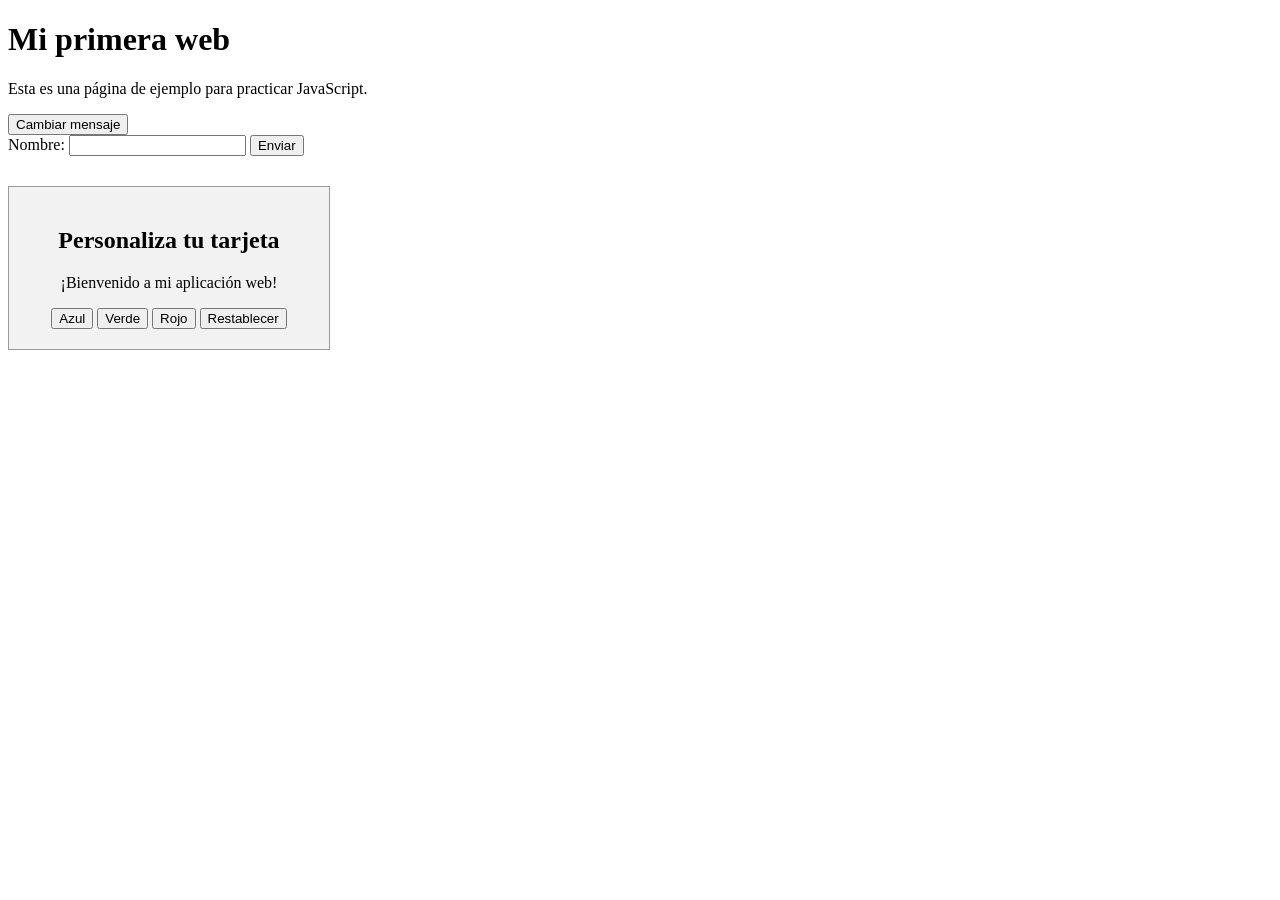
<file: ejemplo.html>
<!DOCTYPE html>
<html lang="es">
<head>
    <meta charset="UTF-8">
    <meta name="viewport" content="width=device-width, initial-scale=1.0">
    <title>practicaJavascript</title>
    <style>
        #tarjeta {
            margin-top: 30px;
            padding: 20px;
            width: 280px;
            border: 1px solid #999;
            text-align: center;
            background-color: #f2f2f2;
        }
    </style>
</head>
<body>
    <h1>Mi primera web</h1>
    <p id="mensaje">Esta es una página de ejemplo para practicar JavaScript.</p>
    <button id="miBoton">Cambiar mensaje</button>
    <form id="formularioNombre">
        <label for="nombre">Nombre:</label>
        <input type="text" id="nombre" name="nombre">
        <input type="button" id="botonEnviar" value="Enviar">
    </form>
    <section id="tarjeta">
        <h2>Personaliza tu tarjeta</h2>
        <p>¡Bienvenido a mi aplicación web!</p>
        <button id="colorAzul" type="button">Azul</button>
        <button id="colorVerde" type="button">Verde</button>
        <button id="colorRojo" type="button">Rojo</button>
        <button id="restablecer" type="button">Restablecer</button>
    </section>
    <script src="js/app.js"></script>
</body>
</html>
</file>
<file: css/estilos.css>
/* =========================================================
   RUNCTY · estilos.css
   Estilos BASE de toda la página: reinicio, tipografía,
   encabezado, portada, secciones, pie y diseño responsive.
   Colores: #faf8f4 fondo · #1b1f2a texto · #4a5162 texto suave
            #c2410c naranja (acción) · #14213d azul noche
   Autor: Marcelo Pico Benitez
   ========================================================= */

/* ---------- 1. Reinicio básico ---------- */
*,
*::before,
*::after {
  box-sizing: border-box;
}

html {
  scroll-behavior: smooth;   /* desplazamiento suave al usar el menú */
  scroll-padding-top: 80px;  /* el encabezado fijo no tapa los títulos */
}

body {
  margin: 0;
  background-color: #faf8f4;
  color: #1b1f2a;
  font-family: "Manrope", "Segoe UI", Arial, sans-serif;
  font-size: 1rem;
  line-height: 1.6;
}

h1,
h2,
h3,
h4 {
  margin: 0;
  font-family: "Bricolage Grotesque", "Segoe UI", Arial, sans-serif;
  line-height: 1.15;
}

p,
ul,
dl,
dd,
figure {
  margin: 0;
}

ul {
  padding: 0;
  list-style: none;
}

img {
  display: block;
  max-width: 100%;
  height: auto;
}

a {
  color: #c2410c;
}

/* Foco visible para quien navega con teclado */
a:focus-visible,
label:focus-visible,
summary:focus-visible {
  outline: 3px solid #14213d;
  outline-offset: 3px;
}

/* ---------- 2. Utilidades de accesibilidad ---------- */

/* Texto que no se ve, pero sí lo lee un lector de pantalla */
.solo-lector {
  position: absolute;
  width: 1px;
  height: 1px;
  overflow: hidden;
  white-space: nowrap;
  -webkit-clip-path: inset(50%);
  clip-path: inset(50%);
}

/* Oculta los checkbox y radio que manejan la interactividad.
   No se usa display: none para que funcionen con el teclado. */
.oculto {
  position: absolute;
  opacity: 0;
  pointer-events: none;
}

/* Enlace "Saltar al contenido": aparece al presionar Tab */
.saltar {
  position: absolute;
  top: -60px;
  left: 16px;
  z-index: 100;
  padding: 10px 16px;
  border-radius: 8px;
  background-color: #14213d;
  color: #ffffff;
  font-weight: 700;
}

.saltar:focus {
  top: 12px;
}

/* ---------- 3. Contenedor y textos comunes ---------- */
.contenedor {
  width: 100%;
  max-width: 1180px;
  margin: 0 auto;
  padding: 0 24px;
}

.etiqueta {
  display: flex;
  align-items: center;
  gap: 10px;
  margin-bottom: 14px;
  color: #c2410c;
  font-size: 0.8rem;
  font-weight: 700;
  letter-spacing: 0.12em;
  text-transform: uppercase;
}

.numero {
  padding: 2px 8px;
  border-radius: 6px;
  background-color: #c2410c;
  color: #ffffff;
  letter-spacing: 0.04em;
}

.seccion h2 {
  max-width: 760px;
  margin-bottom: 18px;
  font-size: clamp(2rem, 4vw, 2.8rem);
  font-weight: 800;
  letter-spacing: -0.02em;
}

.intro {
  max-width: 760px;
  margin-bottom: 32px;
  color: #4a5162;
  font-size: 1.08rem;
}

.subtitulo {
  margin: 56px 0 20px;
  font-size: 1.5rem;
  font-weight: 700;
}

/* Texto en dos columnas en pantallas grandes */
.texto-columnas {
  columns: 2 340px;
  column-gap: 40px;
  color: #3a4050;
}

.texto-columnas p {
  margin-bottom: 16px;
  break-inside: avoid;
}

/* ---------- 4. Encabezado y navegación ---------- */
.cabecera {
  position: sticky;   /* se queda fijo arriba al bajar */
  top: 0;
  z-index: 50;
  border-bottom: 1px solid #e3ded3;
  background-color: rgba(250, 248, 244, 0.94);
}

.cabecera-fila {
  display: flex;
  align-items: center;
  justify-content: space-between;
  min-height: 68px;
}

.marca {
  display: flex;
  align-items: center;
  gap: 10px;
  color: #14213d;
  text-decoration: none;
}

.marca-icono {
  display: grid;
  place-items: center;
  width: 38px;
  height: 38px;
  border-radius: 10px 10px 10px 2px;
  background-color: #c2410c;
  color: #ffffff;
  font-family: "Bricolage Grotesque", Arial, sans-serif;
  font-size: 1.2rem;
  font-weight: 800;
}

.marca-texto {
  font-family: "Bricolage Grotesque", Arial, sans-serif;
  font-size: 1.35rem;
  font-weight: 800;
  letter-spacing: 0.02em;
}

.navegacion ul {
  display: flex;
  gap: 6px;
}

.navegacion a {
  display: block;
  padding: 8px 14px;
  border-radius: 8px;
  color: #1b1f2a;
  font-weight: 600;
  text-decoration: none;
  transition: background-color 0.2s, color 0.2s;
}

.navegacion a:hover {
  background-color: #f1ede4;
  color: #c2410c;
}

.navegacion .nav-destacado {
  background-color: #14213d;
  color: #ffffff;
}

.navegacion .nav-destacado:hover {
  background-color: #c2410c;
  color: #ffffff;
}

/* Botón del menú (solo se muestra en celular) */
.menu-boton {
  display: none;
  align-items: center;
  justify-content: center;
  width: 44px;
  height: 44px;
  border: 1px solid #e3ded3;
  border-radius: 10px;
  cursor: pointer;
}

/* Tres líneas dibujadas con CSS: una línea y dos sombras */
.menu-lineas {
  display: block;
  width: 20px;
  height: 2px;
  background-color: #14213d;
  box-shadow: 0 -6px 0 #14213d, 0 6px 0 #14213d;
}

#menu:focus-visible + .menu-boton {
  outline: 3px solid #14213d;
  outline-offset: 3px;
}

/* ---------- 5. Portada ---------- */
.portada {
  padding: 80px 0 88px;
  border-bottom: 1px solid #e3ded3;
  /* líneas diagonales suaves, como carriles de una pista */
  background-image: repeating-linear-gradient(115deg, rgba(194, 65, 12, 0.05) 0 2px, transparent 2px 46px);
}

.portada-rejilla {
  display: grid;
  grid-template-columns: 1.3fr 1fr;
  align-items: center;
  gap: 56px;
}

.portada h1 {
  margin-bottom: 20px;
  color: #14213d;
  font-size: clamp(2.5rem, 6vw, 4.2rem);
  font-weight: 800;
  letter-spacing: -0.03em;
}

.portada-lead {
  max-width: 560px;
  margin-bottom: 30px;
  color: #4a5162;
  font-size: 1.15rem;
}

.acciones {
  display: flex;
  flex-wrap: wrap;
  gap: 12px;
  margin-bottom: 40px;
}

.cifras {
  display: flex;
  flex-wrap: wrap;
  gap: 28px;
  color: #4a5162;
  font-size: 0.92rem;
}

.cifras strong {
  display: block;
  color: #14213d;
  font-family: "Bricolage Grotesque", Arial, sans-serif;
  font-size: 2.2rem;
  line-height: 1;
}

/* ---------- 6. Secciones ---------- */
.seccion {
  padding: 88px 0;
}

.seccion-tono {
  background-color: #f1ede4;
}

/* ---------- 7. Pie de página ---------- */
.pie {
  padding: 48px 0 24px;
  background-color: #14213d;
  color: #d5d9e4;
  font-size: 0.95rem;
}

.pie-rejilla {
  display: grid;
  grid-template-columns: repeat(3, 1fr);
  gap: 32px;
}

.pie-titulo {
  margin-bottom: 6px;
  color: #ffffff;
  font-weight: 700;
}

.pie-final {
  display: flex;
  flex-wrap: wrap;
  justify-content: space-between;
  gap: 12px;
  margin-top: 36px;
  padding-top: 20px;
  border-top: 1px solid #2c3a5c;
  font-size: 0.88rem;
}

.pie a {
  color: #fdba74;
  font-weight: 700;
}

/* ---------- 8. Diseño responsive ---------- */

/* Tablet: la portada pasa a una sola columna */
@media (max-width: 960px) {
  .portada-rejilla {
    grid-template-columns: 1fr;
  }
}

/* Celular y tablet pequeña: aparece el menú desplegable */
@media (max-width: 820px) {
  .menu-boton {
    display: flex;
  }

  .navegacion {
    display: none;
    position: absolute;
    top: 100%;
    left: 0;
    right: 0;
    padding: 12px 24px 20px;
    border-bottom: 1px solid #e3ded3;
    background-color: #faf8f4;
  }

  /* Si el checkbox #menu está marcado, se muestra el menú */
  #menu:checked ~ .navegacion {
    display: block;
  }

  .navegacion ul {
    flex-direction: column;
  }

  .seccion {
    padding: 64px 0;
  }

  .pie-rejilla {
    grid-template-columns: 1fr;
  }
}

/* Celular */
@media (max-width: 560px) {
  .contenedor {
    padding: 0 16px;
  }

  .portada {
    padding: 48px 0 56px;
  }

  .cifras {
    gap: 20px;
  }
}

/* Respeta a quien desactivó las animaciones en su sistema */
@media (prefers-reduced-motion: reduce) {
  html {
    scroll-behavior: auto;
  }

  *,
  *::before,
  *::after {
    transition-duration: 0.01ms;
    animation-duration: 0.01ms;
  }
}
</file>
<file: css/componentes.css>
/* =========================================================
   RUNCTY · componentes.css
   Piezas REUTILIZABLES de la página. La interactividad se
   logra solo con CSS:
   - :hover                  → botones y tarjetas que reaccionan
   - <details> / <summary>   → contenido desplegable
   - radio + selector ~      → pestañas de requisitos
   - checkbox + selector ~   → menú del celular (en estilos.css)
   Autor: Marcelo Pico Benitez
   ========================================================= */

/* ---------- 1. Botones ---------- */
.boton {
  display: inline-block;
  padding: 13px 24px;
  border: 2px solid #c2410c;
  border-radius: 10px;
  font-weight: 700;
  text-decoration: none;
  transition: transform 0.2s, background-color 0.2s, color 0.2s, box-shadow 0.2s;
}

.boton:hover {
  transform: translateY(-2px);
  box-shadow: 0 8px 18px rgba(194, 65, 12, 0.25);
}

.boton-principal {
  background-color: #c2410c;
  color: #ffffff;
}

.boton-principal:hover {
  border-color: #9a3412;
  background-color: #9a3412;
}

.boton-borde {
  background-color: transparent;
  color: #c2410c;
}

.boton-borde:hover {
  background-color: #c2410c;
  color: #ffffff;
}

/* ---------- 2. Ficha del proyecto (portada) ---------- */
.ficha {
  padding: 28px;
  border: 1px solid #e3ded3;
  border-top: 6px solid #c2410c;
  border-radius: 14px;
  background-color: #ffffff;
  box-shadow: 0 18px 40px rgba(20, 33, 61, 0.08);
}

.ficha-titulo {
  margin-bottom: 16px;
  font-size: 1.2rem;
  font-weight: 700;
}

.ficha dl {
  display: grid;
  grid-template-columns: 100px 1fr;
  gap: 10px 16px;
  font-size: 0.94rem;
}

.ficha dt {
  color: #6b7080;
  font-weight: 700;
}

/* ---------- 3. Rejillas ---------- */
.rejilla {
  display: grid;
  gap: 20px;
}

/* Evita que una tabla ancha estire la tarjeta y desborde la página */
.rejilla > * {
  min-width: 0;
}

.rejilla-2 {
  grid-template-columns: repeat(2, 1fr);
}

.rejilla-3 {
  grid-template-columns: repeat(3, 1fr);
}

/* Las tarjetas se acomodan solas: 3, 2 o 1 columna según el ancho */
.rejilla-usuarios,
.rejilla-tec {
  grid-template-columns: repeat(auto-fill, minmax(min(100%, 300px), 1fr));
}

.rejilla-arriba {
  align-items: start;
  margin-top: 40px;
}

/* ---------- 4. Tarjetas y bloques ---------- */
.tarjeta,
.bloque,
.usuario,
.tec {
  padding: 24px;
  border: 1px solid #e3ded3;
  border-radius: 14px;
  background-color: #ffffff;
  transition: transform 0.25s, box-shadow 0.25s, border-color 0.25s;
}

.tarjeta:hover,
.usuario:hover,
.tec:hover {
  transform: translateY(-4px);
  border-color: #c2410c;
  box-shadow: 0 14px 30px rgba(20, 33, 61, 0.1);
}

.tarjeta-numero {
  display: grid;
  place-items: center;
  width: 42px;
  height: 42px;
  margin-bottom: 16px;
  border-radius: 50%;
  background-color: #14213d;
  color: #ffffff;
  font-family: "Bricolage Grotesque", Arial, sans-serif;
  font-weight: 800;
}

.tarjeta h4,
.bloque h3,
.bloque h4 {
  margin-bottom: 12px;
  font-size: 1.2rem;
}

.tarjeta p {
  color: #4a5162;
}

.bloque-nota {
  margin-bottom: 14px;
  color: #4a5162;
}

/* ---------- 5. Listas ---------- */
.lista-check li,
.lista-punto li {
  position: relative;
  margin-bottom: 10px;
  padding-left: 28px;
}

/* Visto dibujado con dos bordes de un rectángulo girado */
.lista-check li::before {
  content: "";
  position: absolute;
  top: 6px;
  left: 4px;
  width: 6px;
  height: 11px;
  border-right: 2px solid #1f7a5c;
  border-bottom: 2px solid #1f7a5c;
  transform: rotate(45deg);
}

.lista-punto li::before {
  content: "";
  position: absolute;
  top: 10px;
  left: 6px;
  width: 7px;
  height: 7px;
  border-radius: 50%;
  background-color: #c2410c;
}

/* ---------- 6. Chips (etiquetas pequeñas) ---------- */
.chip {
  display: inline-block;
  margin-bottom: 12px;
  padding: 3px 10px;
  border-radius: 20px;
  font-size: 0.75rem;
  font-weight: 700;
  letter-spacing: 0.04em;
  text-transform: uppercase;
}

.chip-naranja {
  background-color: #ffedd5;
  color: #9a3412;
}

.chip-verde {
  background-color: #dcf2e9;
  color: #155c45;
}

/* ---------- 7. Desplegables (<details>) ---------- */
.desplegable {
  margin-top: 16px;
  border: 1px solid #e3ded3;
  border-radius: 12px;
  background-color: #ffffff;
}

.desplegable summary,
.requisito summary,
.usuario-detalle summary {
  position: relative;
  cursor: pointer;
  list-style: none;   /* quita el triángulo por defecto */
}

.desplegable summary {
  padding: 18px 56px 18px 22px;
  font-weight: 700;
}

/* Signo + que gira y se vuelve × al abrir */
.desplegable summary::after,
.requisito summary::after {
  content: "+";
  position: absolute;
  top: 50%;
  right: 20px;
  color: #c2410c;
  font-size: 1.5rem;
  line-height: 1;
  transform: translateY(-50%);
  transition: transform 0.25s;
}

.desplegable[open] summary::after,
.requisito[open] summary::after {
  transform: translateY(-50%) rotate(45deg);
}

.desplegable-cuerpo {
  padding: 0 22px 18px;
}

.desplegable-fuera summary {
  color: #9a3412;
}

/* ---------- 8. Tarjetas de usuarios ---------- */
.usuario h3 {
  margin-bottom: 8px;
  font-size: 1.35rem;
}

.usuario > p:not(.chip) {
  margin-bottom: 16px;
  color: #4a5162;
  font-size: 0.95rem;
}

.usuario-detalle {
  border-top: 1px dashed #e3ded3;
  padding-top: 12px;
}

.usuario-detalle summary {
  color: #c2410c;
  font-weight: 700;
}

.usuario-detalle summary::after {
  content: " \2193";   /* flecha hacia abajo */
}

.usuario-detalle[open] summary::after {
  content: " \2191";   /* flecha hacia arriba */
}

.usuario-detalle ul {
  margin-top: 12px;
  font-size: 0.93rem;
}

/* ---------- 9. Pestañas de requisitos (radio + ~) ---------- */
.pestanas-botones {
  display: flex;
  flex-wrap: wrap;
  gap: 8px;
  margin-bottom: 28px;
}

.pestanas-botones label {
  padding: 10px 16px;
  border: 1px solid #e3ded3;
  border-radius: 10px;
  background-color: #ffffff;
  font-weight: 700;
  cursor: pointer;
  transition: border-color 0.2s, background-color 0.2s, color 0.2s;
}

.pestanas-botones label span {
  display: block;
  color: #6b7080;
  font-size: 0.78rem;
  font-weight: 600;
}

.pestanas-botones label:hover {
  border-color: #c2410c;
}

/* Pestaña activa: la del radio marcado (:checked) */
#grupo-1:checked ~ .pestanas-botones label[for="grupo-1"],
#grupo-2:checked ~ .pestanas-botones label[for="grupo-2"],
#grupo-3:checked ~ .pestanas-botones label[for="grupo-3"],
#grupo-4:checked ~ .pestanas-botones label[for="grupo-4"],
#grupo-5:checked ~ .pestanas-botones label[for="grupo-5"] {
  border-color: #14213d;
  background-color: #14213d;
  color: #ffffff;
}

#grupo-1:checked ~ .pestanas-botones label[for="grupo-1"] span,
#grupo-2:checked ~ .pestanas-botones label[for="grupo-2"] span,
#grupo-3:checked ~ .pestanas-botones label[for="grupo-3"] span,
#grupo-4:checked ~ .pestanas-botones label[for="grupo-4"] span,
#grupo-5:checked ~ .pestanas-botones label[for="grupo-5"] span {
  color: #fdba74;
}

/* Foco del teclado sobre la pestaña */
#grupo-1:focus-visible ~ .pestanas-botones label[for="grupo-1"],
#grupo-2:focus-visible ~ .pestanas-botones label[for="grupo-2"],
#grupo-3:focus-visible ~ .pestanas-botones label[for="grupo-3"],
#grupo-4:focus-visible ~ .pestanas-botones label[for="grupo-4"],
#grupo-5:focus-visible ~ .pestanas-botones label[for="grupo-5"] {
  outline: 3px solid #c2410c;
  outline-offset: 3px;
}

/* Todos los paneles ocultos... */
.panel {
  display: none;
}

/* ...menos el del radio marcado */
#grupo-1:checked ~ .panel-1,
#grupo-2:checked ~ .panel-2,
#grupo-3:checked ~ .panel-3,
#grupo-4:checked ~ .panel-4,
#grupo-5:checked ~ .panel-5 {
  display: block;
  animation: aparecer 0.35s ease;
}

@keyframes aparecer {
  from {
    opacity: 0;
    transform: translateY(8px);
  }
  to {
    opacity: 1;
    transform: translateY(0);
  }
}

.panel-titulo {
  margin-bottom: 16px;
  font-size: 1.3rem;
}

.panel-nota {
  max-width: 760px;
  margin-bottom: 16px;
  color: #4a5162;
}

/* ---------- 10. Requisito desplegable ---------- */
.requisito {
  margin-bottom: 10px;
  border: 1px solid #e3ded3;
  border-left: 5px solid #c2410c;
  border-radius: 10px;
  background-color: #ffffff;
  transition: box-shadow 0.2s;
}

.requisito:hover {
  box-shadow: 0 6px 16px rgba(20, 33, 61, 0.08);
}

.requisito-rnf {
  border-left-color: #14213d;
}

.requisito summary {
  padding: 16px 56px 16px 18px;
  font-weight: 700;
}

.codigo {
  display: inline-block;
  min-width: 64px;
  margin-right: 10px;
  color: #c2410c;
  font-family: Consolas, "Courier New", monospace;
  font-size: 0.92rem;
}

.requisito-rnf .codigo {
  color: #14213d;
}

.requisito-cuerpo {
  padding: 0 18px 18px;
  color: #3a4050;
}

.criterio {
  margin-top: 12px;
  padding: 12px 14px;
  border-radius: 8px;
  background-color: #f7f3ea;
  font-size: 0.95rem;
}

.prioridad {
  display: inline-block;
  margin-top: 12px;
  padding: 3px 10px;
  border-radius: 20px;
  background-color: #dcf2e9;
  color: #155c45;
  font-size: 0.8rem;
  font-weight: 700;
}

/* ---------- 11. Figura de arquitectura ---------- */
.figura {
  padding: 16px;
  border: 1px solid #e3ded3;
  border-radius: 14px;
  background-color: #ffffff;
}

.figura figcaption {
  margin-top: 10px;
  color: #6b7080;
  font-size: 0.9rem;
  text-align: center;
}

/* ---------- 12. Tarjetas de tecnologías ---------- */
.tec-capa {
  margin-bottom: 6px;
  color: #c2410c;
  font-size: 0.75rem;
  font-weight: 700;
  letter-spacing: 0.1em;
  text-transform: uppercase;
}

.tec h4 {
  margin-bottom: 10px;
  font-size: 1.15rem;
}

.tec p:last-child {
  color: #4a5162;
  font-size: 0.94rem;
}

/* ---------- 13. Tablas ---------- */
.tabla-envoltura {
  overflow-x: auto;   /* en celular la tabla se desplaza, no la página */
  border: 1px solid #e3ded3;
  border-radius: 12px;
  background-color: #ffffff;
}

.tabla {
  width: 100%;
  border-collapse: collapse;
  font-size: 0.95rem;
}

.tabla th,
.tabla td {
  padding: 14px 16px;
  border-bottom: 1px solid #ece7dc;
  text-align: left;
  vertical-align: top;
}

.tabla thead th {
  background-color: #14213d;
  color: #ffffff;
  font-size: 0.82rem;
  letter-spacing: 0.06em;
  text-transform: uppercase;
}

.tabla tbody th {
  width: 30%;
  color: #14213d;
}

.tabla tbody tr:last-child th,
.tabla tbody tr:last-child td {
  border-bottom: none;
}

.tabla tbody tr {
  transition: background-color 0.2s;
}

.tabla tbody tr:hover {
  background-color: #fff4ea;
}

.tabla-compacta {
  min-width: 420px;
  font-size: 0.88rem;
}

.tabla-compacta th,
.tabla-compacta td {
  padding: 10px 12px;
}

/* ---------- 14. Herramientas ---------- */
.herramientas {
  display: grid;
  grid-template-columns: repeat(auto-fill, minmax(200px, 1fr));
  gap: 12px;
}

.herramientas li {
  padding: 16px;
  border: 1px solid #e3ded3;
  border-radius: 12px;
  background-color: #ffffff;
  color: #4a5162;
  font-size: 0.92rem;
}

.herramientas strong {
  display: block;
  margin-bottom: 4px;
  color: #14213d;
}

/* ---------- 15. Consulta para la ingeniera ---------- */
.consulta {
  margin-top: 40px;
  padding: 26px 28px;
  border: 2px dashed #c2410c;
  border-radius: 14px;
  background-color: #fff8f1;
}

.consulta h3 {
  margin-bottom: 10px;
  font-size: 1.25rem;
}

.consulta p + p {
  margin-top: 10px;
}

/* ---------- 16. Sección de Figma ---------- */
.figma {
  display: grid;
  grid-template-columns: 1.4fr 1fr;
  align-items: center;
  gap: 40px;
  padding: 48px;
  border-radius: 20px;
  background-color: #14213d;
  color: #d5d9e4;
  /* carriles diagonales, como en la portada */
  background-image: repeating-linear-gradient(115deg, rgba(255, 255, 255, 0.04) 0 2px, transparent 2px 46px);
}

.figma h2 {
  color: #ffffff;
}

.etiqueta-clara {
  color: #fdba74;
}

.figma-texto > p:not(.etiqueta) {
  max-width: 520px;
  margin-bottom: 26px;
  font-size: 1.08rem;
}

.boton-figma {
  border-color: #f97316;
  background-color: #f97316;
  color: #14213d;
  font-size: 1.05rem;
}

.boton-figma::after {
  content: " \2197";   /* flecha diagonal: enlace externo */
}

.boton-figma:hover {
  border-color: #ffffff;
  background-color: #ffffff;
  color: #14213d;
}

.boton-figma:focus-visible {
  outline-color: #ffffff;
}

.figma-texto .figma-nota {
  margin-top: 12px;
  color: #aab1c4;
  font-size: 0.88rem;
}

.figma-lista li {
  margin-bottom: 12px;
  padding: 16px 18px;
  border: 1px solid #2c3a5c;
  border-radius: 12px;
  background-color: rgba(255, 255, 255, 0.04);
}

.figma-lista strong {
  display: block;
  color: #fdba74;
  font-size: 0.8rem;
  letter-spacing: 0.08em;
  text-transform: uppercase;
}

/* ---------- 17. Responsive de los componentes ---------- */
@media (max-width: 820px) {
  .rejilla-2,
  .rejilla-3,
  .figma {
    grid-template-columns: 1fr;
  }

  .figma {
    padding: 32px 24px;
  }
}

@media (max-width: 560px) {
  .ficha dl {
    grid-template-columns: 1fr;
    gap: 2px;
  }

  .ficha dd {
    margin-bottom: 10px;
  }

  .pestanas-botones label {
    flex: 1 1 100%;
  }

  .tabla tbody th {
    width: auto;
  }
}
</file>
